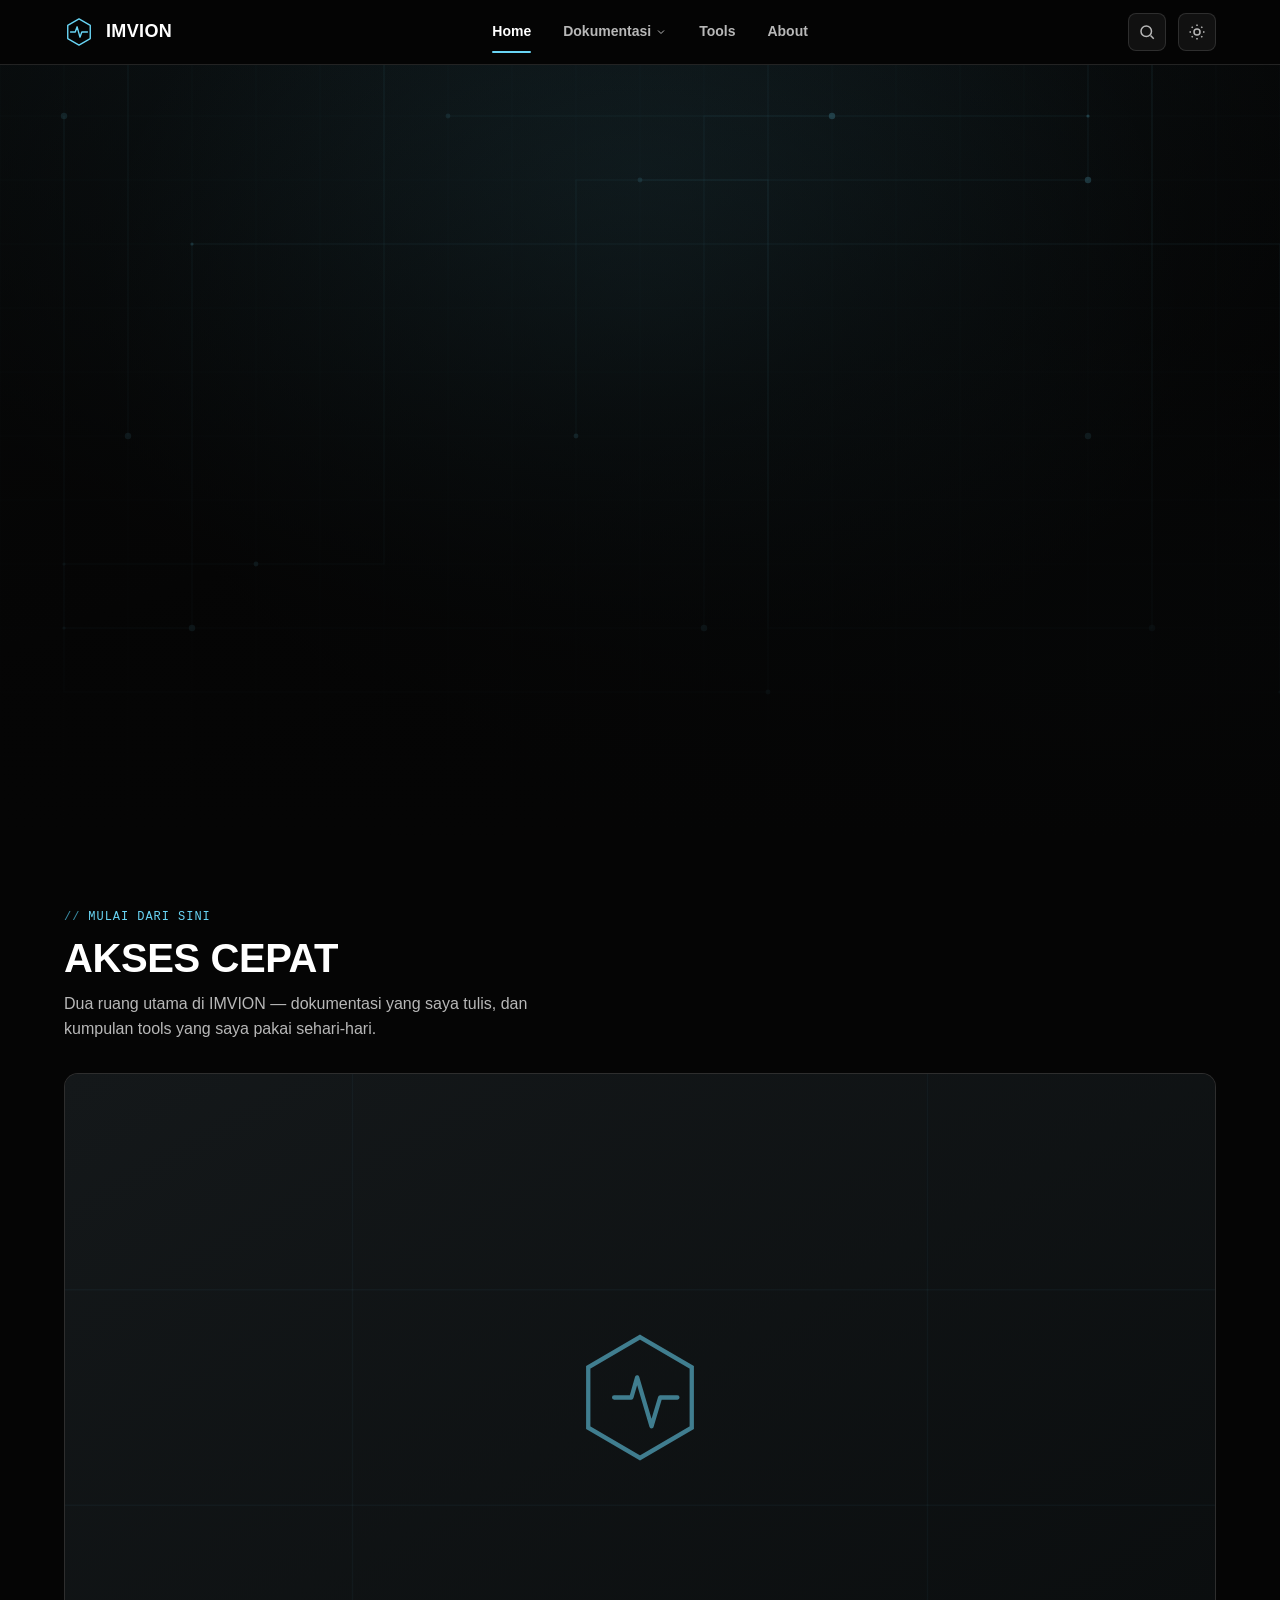
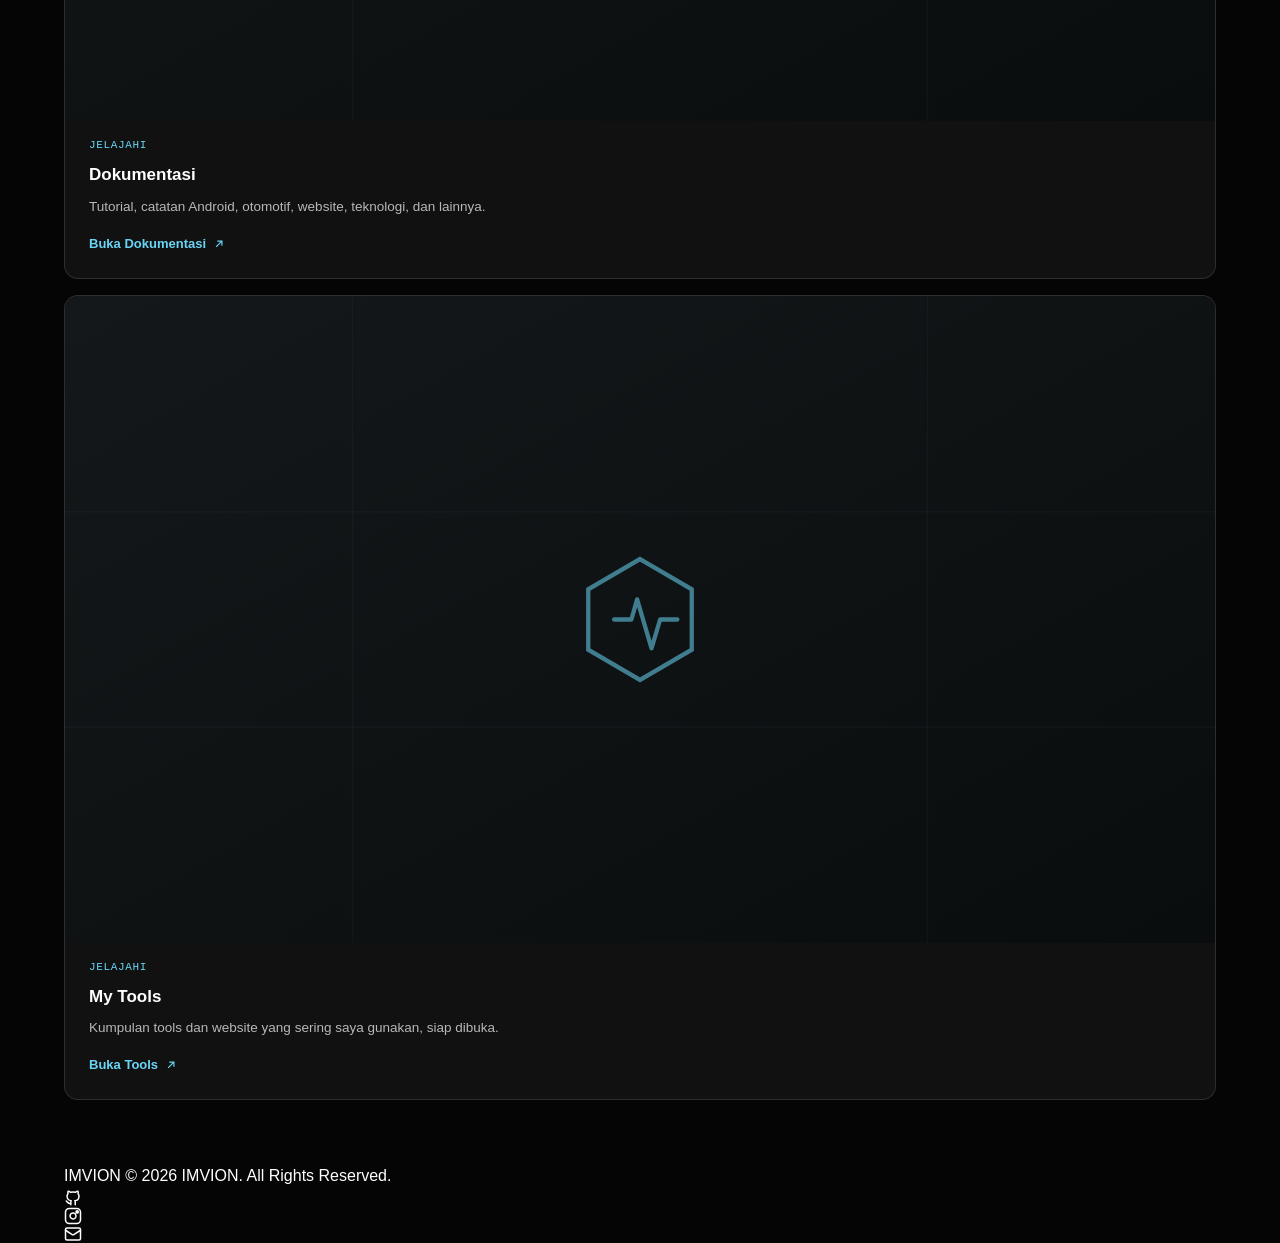
<file: index.html>
<!DOCTYPE html>
<html lang="id">
<head>
  <meta charset="UTF-8">
  <meta name="viewport" content="width=device-width, initial-scale=1.0">
  <title>IMVION — Dokumentasi &amp; Tools</title>
  <meta name="description" content="IMVION — portal pribadi berisi dokumentasi dan kumpulan tools/link yang sering digunakan.">
  <meta name="theme-color" content="#050505">
  <meta property="og:title" content="IMVION — Dokumentasi & Tools">
  <meta property="og:description" content="Portal pribadi berisi dokumentasi dan kumpulan tools/link yang sering digunakan.">
  <meta property="og:type" content="website">
  <link rel="icon" href="assets/images/favicon.svg" type="image/svg+xml">
  <link rel="stylesheet" href="css/style.css">
</head>
<body>

  <header class="site-header">
    <div class="container nav">
      <a href="index.html" class="brand" aria-label="IMVION — beranda">
        <img data-logo src="assets/images/logo.svg" alt="" width="30" height="30">
        <span class="brand-text" data-site="name">IMVION</span>
      </a>

      <nav class="nav-links" aria-label="Navigasi utama">
        <a href="index.html">Home</a>
        <div class="nav-dropdown">
          <a href="documentation.html" class="nav-dropdown-toggle" aria-haspopup="true" aria-expanded="false">
            Dokumentasi
            <svg class="chev" viewBox="0 0 24 24" fill="none" stroke="currentColor" stroke-width="2"><path d="m6 9 6 6 6-6"/></svg>
          </a>
          <div class="nav-dropdown-menu" data-nav="doc-dropdown"></div>
        </div>
        <a href="tools.html">Tools</a>
        <a href="about.html">About</a>
      </nav>

      <div class="nav-actions">
        <button class="icon-btn" type="button" data-action="nav-search" aria-label="Cari">
          <svg viewBox="0 0 24 24" fill="none" stroke="currentColor" stroke-width="2"><circle cx="11" cy="11" r="7"/><path d="m21 21-4.3-4.3"/></svg>
        </button>
        <button class="icon-btn" type="button" data-action="toggle-theme" aria-label="Ganti mode terang/gelap">
          <svg class="icon-sun" viewBox="0 0 24 24" fill="none" stroke="currentColor" stroke-width="2"><circle cx="12" cy="12" r="4"/><path d="M12 2v2M12 20v2M4.9 4.9l1.4 1.4M17.7 17.7l1.4 1.4M2 12h2M20 12h2M4.9 19.1l1.4-1.4M17.7 6.3l1.4-1.4"/></svg>
          <svg class="icon-moon" viewBox="0 0 24 24" fill="none" stroke="currentColor" stroke-width="2"><path d="M21 12.8A9 9 0 1 1 11.2 3a7 7 0 0 0 9.8 9.8Z"/></svg>
        </button>
        <button class="hamburger" type="button" data-action="toggle-menu" aria-label="Buka menu" aria-expanded="false">
          <span></span><span></span><span></span>
        </button>
      </div>
    </div>

    <div class="mobile-panel">
      <a href="index.html">Home</a>
      <a href="documentation.html">Dokumentasi</a>
      <div class="mobile-sub" data-nav="doc-mobile"></div>
      <a href="tools.html">Tools</a>
      <a href="about.html">About</a>
    </div>
  </header>

  <main>
    <section class="hero">
      <div class="hero-media">
        <img data-hero-img="home" alt="" fetchpriority="high">
      </div>
      <div class="hero-overlay"></div>
      <div class="hero-content">
        <div class="hero-logo">
          <img data-logo src="assets/images/logo.svg" alt="" width="64" height="64">
          <span class="logo-fallback" data-site="name" aria-hidden="true"></span>
        </div>
        <h1 class="hero-title" data-site="name">IMVION</h1>
        <div class="hero-divider" aria-hidden="true"></div>
        <p class="hero-subtitle" data-site="tagline">Dokumentasi | Pribadi</p>
      </div>
      <a href="#quick-links" class="hero-scroll-cue" aria-label="Gulir ke bawah">
        <svg viewBox="0 0 24 24" fill="none" stroke="currentColor" stroke-width="2"><path d="M12 5v14M5 12l7 7 7-7"/></svg>
      </a>
    </section>

    <section class="grid-section" id="quick-links">
      <div class="container">
        <div class="section-head reveal">
          <span class="eyebrow">Mulai dari sini</span>
          <h2>Akses Cepat</h2>
          <p>Dua ruang utama di IMVION — dokumentasi yang saya tulis, dan kumpulan tools yang saya pakai sehari-hari.</p>
        </div>
        <div class="card-grid docs-grid">
          <a class="doc-card reveal" href="documentation.html">
            <span class="doc-card-image"><img src="assets/images/doc-placeholder.svg" alt="" loading="lazy"></span>
            <span class="doc-card-body">
              <span class="doc-card-cat">Jelajahi</span>
              <span class="doc-card-title">Dokumentasi</span>
              <span class="doc-card-desc">Tutorial, catatan Android, otomotif, website, teknologi, dan lainnya.</span>
              <span class="doc-card-cta">Buka Dokumentasi
                <svg viewBox="0 0 24 24" fill="none" stroke="currentColor" stroke-width="2"><path d="M7 17 17 7M9 7h8v8"/></svg>
              </span>
            </span>
          </a>
          <a class="doc-card reveal" href="tools.html">
            <span class="doc-card-image"><img src="assets/images/doc-placeholder.svg" alt="" loading="lazy"></span>
            <span class="doc-card-body">
              <span class="doc-card-cat">Jelajahi</span>
              <span class="doc-card-title">My Tools</span>
              <span class="doc-card-desc">Kumpulan tools dan website yang sering saya gunakan, siap dibuka.</span>
              <span class="doc-card-cta">Buka Tools
                <svg viewBox="0 0 24 24" fill="none" stroke="currentColor" stroke-width="2"><path d="M7 17 17 7M9 7h8v8"/></svg>
              </span>
            </span>
          </a>
        </div>
      </div>
    </section>
  </main>

  <footer class="site-footer">
    <div class="container footer-inner">
      <span class="footer-brand" data-site="name">IMVION</span>
      <span class="footer-copy" data-footer="copy"></span>
      <div class="footer-social" data-footer="socials"></div>
    </div>
  </footer>

  <script src="js/config.js"></script>
  <script src="js/documentation.js"></script>
  <script src="js/main.js"></script>
</body>
</html>
</file>
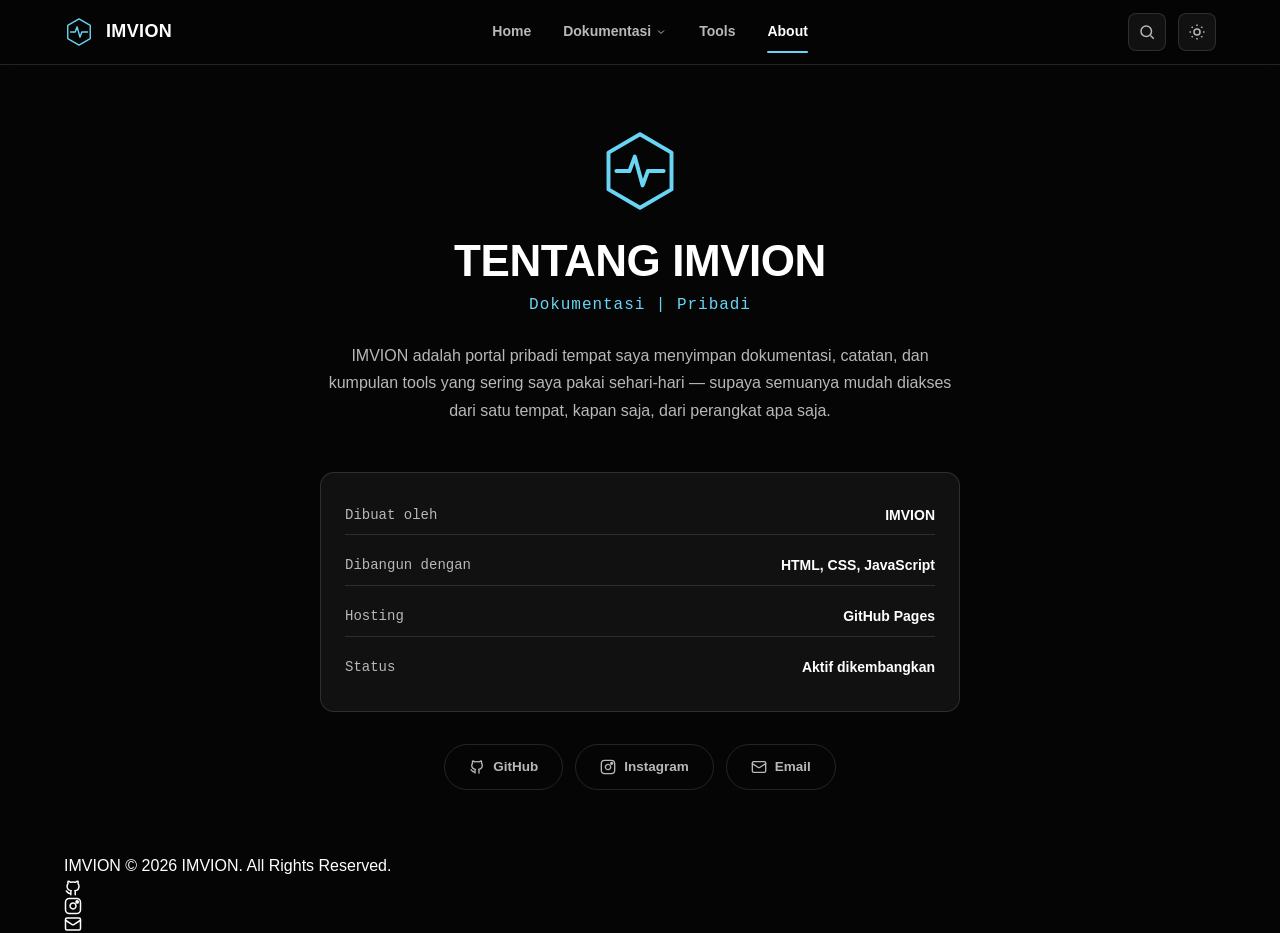
<file: about.html>
<!DOCTYPE html>
<html lang="id">
<head>
  <meta charset="UTF-8">
  <meta name="viewport" content="width=device-width, initial-scale=1.0">
  <title>About — IMVION</title>
  <meta name="description" content="Tentang IMVION — portal pribadi dokumentasi dan tools.">
  <meta name="theme-color" content="#050505">
  <meta property="og:title" content="About — IMVION">
  <meta property="og:description" content="Tentang IMVION — portal pribadi dokumentasi dan tools.">
  <meta property="og:type" content="website">
  <link rel="icon" href="assets/images/favicon.svg" type="image/svg+xml">
  <link rel="stylesheet" href="css/style.css">
</head>
<body>

  <header class="site-header">
    <div class="container nav">
      <a href="index.html" class="brand" aria-label="IMVION — beranda">
        <img data-logo src="assets/images/logo.svg" alt="" width="30" height="30">
        <span class="brand-text" data-site="name">IMVION</span>
      </a>

      <nav class="nav-links" aria-label="Navigasi utama">
        <a href="index.html">Home</a>
        <div class="nav-dropdown">
          <a href="documentation.html" class="nav-dropdown-toggle" aria-haspopup="true" aria-expanded="false">
            Dokumentasi
            <svg class="chev" viewBox="0 0 24 24" fill="none" stroke="currentColor" stroke-width="2"><path d="m6 9 6 6 6-6"/></svg>
          </a>
          <div class="nav-dropdown-menu" data-nav="doc-dropdown"></div>
        </div>
        <a href="tools.html">Tools</a>
        <a href="about.html">About</a>
      </nav>

      <div class="nav-actions">
        <button class="icon-btn" type="button" data-action="nav-search" aria-label="Cari">
          <svg viewBox="0 0 24 24" fill="none" stroke="currentColor" stroke-width="2"><circle cx="11" cy="11" r="7"/><path d="m21 21-4.3-4.3"/></svg>
        </button>
        <button class="icon-btn" type="button" data-action="toggle-theme" aria-label="Ganti mode terang/gelap">
          <svg class="icon-sun" viewBox="0 0 24 24" fill="none" stroke="currentColor" stroke-width="2"><circle cx="12" cy="12" r="4"/><path d="M12 2v2M12 20v2M4.9 4.9l1.4 1.4M17.7 17.7l1.4 1.4M2 12h2M20 12h2M4.9 19.1l1.4-1.4M17.7 6.3l1.4-1.4"/></svg>
          <svg class="icon-moon" viewBox="0 0 24 24" fill="none" stroke="currentColor" stroke-width="2"><path d="M21 12.8A9 9 0 1 1 11.2 3a7 7 0 0 0 9.8 9.8Z"/></svg>
        </button>
        <button class="hamburger" type="button" data-action="toggle-menu" aria-label="Buka menu" aria-expanded="false">
          <span></span><span></span><span></span>
        </button>
      </div>
    </div>

    <div class="mobile-panel">
      <a href="index.html">Home</a>
      <a href="documentation.html">Dokumentasi</a>
      <div class="mobile-sub" data-nav="doc-mobile"></div>
      <a href="tools.html">Tools</a>
      <a href="about.html">About</a>
    </div>
  </header>

  <main>
    <div class="container">
      <div class="about-block reveal">
        <div class="about-logo">
          <img data-logo src="assets/images/logo.svg" alt="" width="84" height="84">
          <span class="logo-fallback" data-site="name" aria-hidden="true"></span>
        </div>
        <h1 data-about="title">Tentang IMVION</h1>
        <p class="tagline" data-site="tagline">Dokumentasi | Pribadi</p>
        <p class="about-desc" data-about="body"></p>

        <dl class="about-meta" data-about="meta"></dl>

        <div class="social-row" data-about="socials"></div>
      </div>
    </div>
  </main>

  <footer class="site-footer">
    <div class="container footer-inner">
      <span class="footer-brand" data-site="name">IMVION</span>
      <span class="footer-copy" data-footer="copy"></span>
      <div class="footer-social" data-footer="socials"></div>
    </div>
  </footer>

  <script src="js/config.js"></script>
  <script src="js/documentation.js"></script>
  <script src="js/main.js"></script>
</body>
</html>
</file>
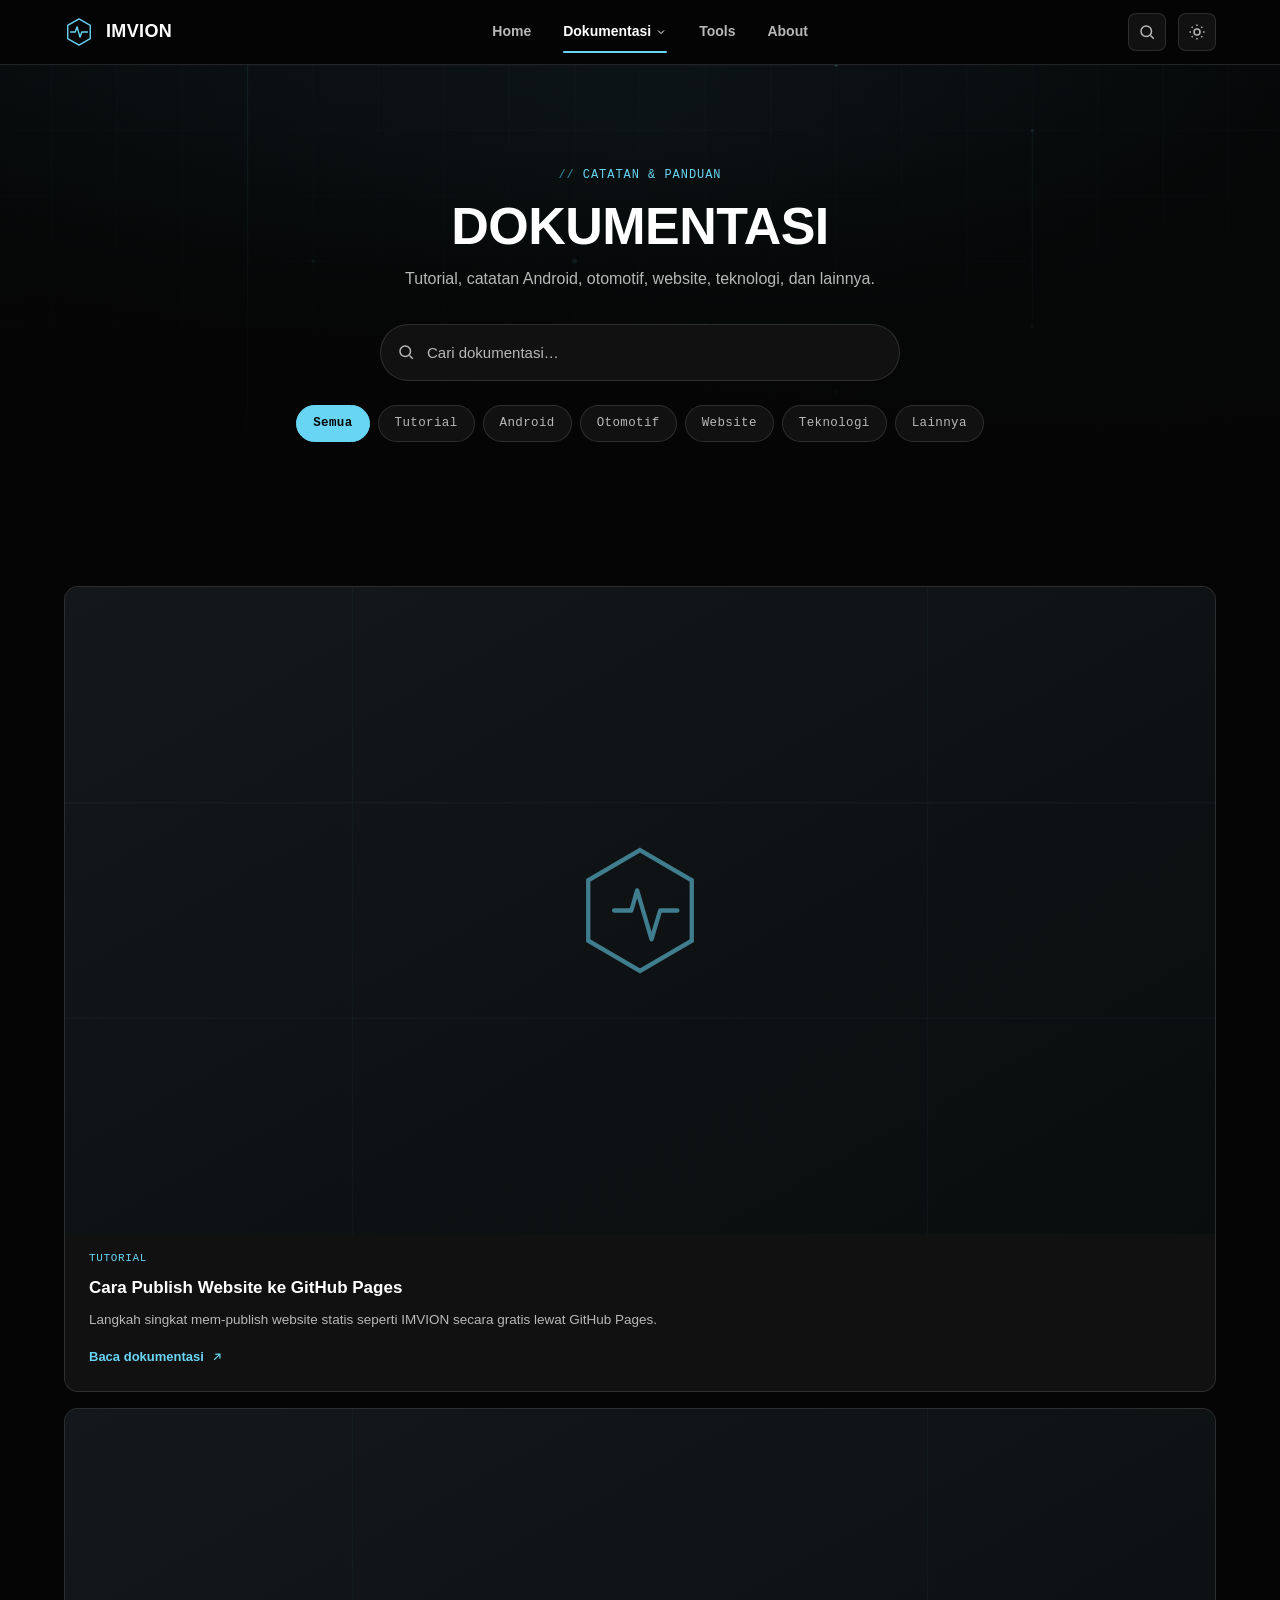
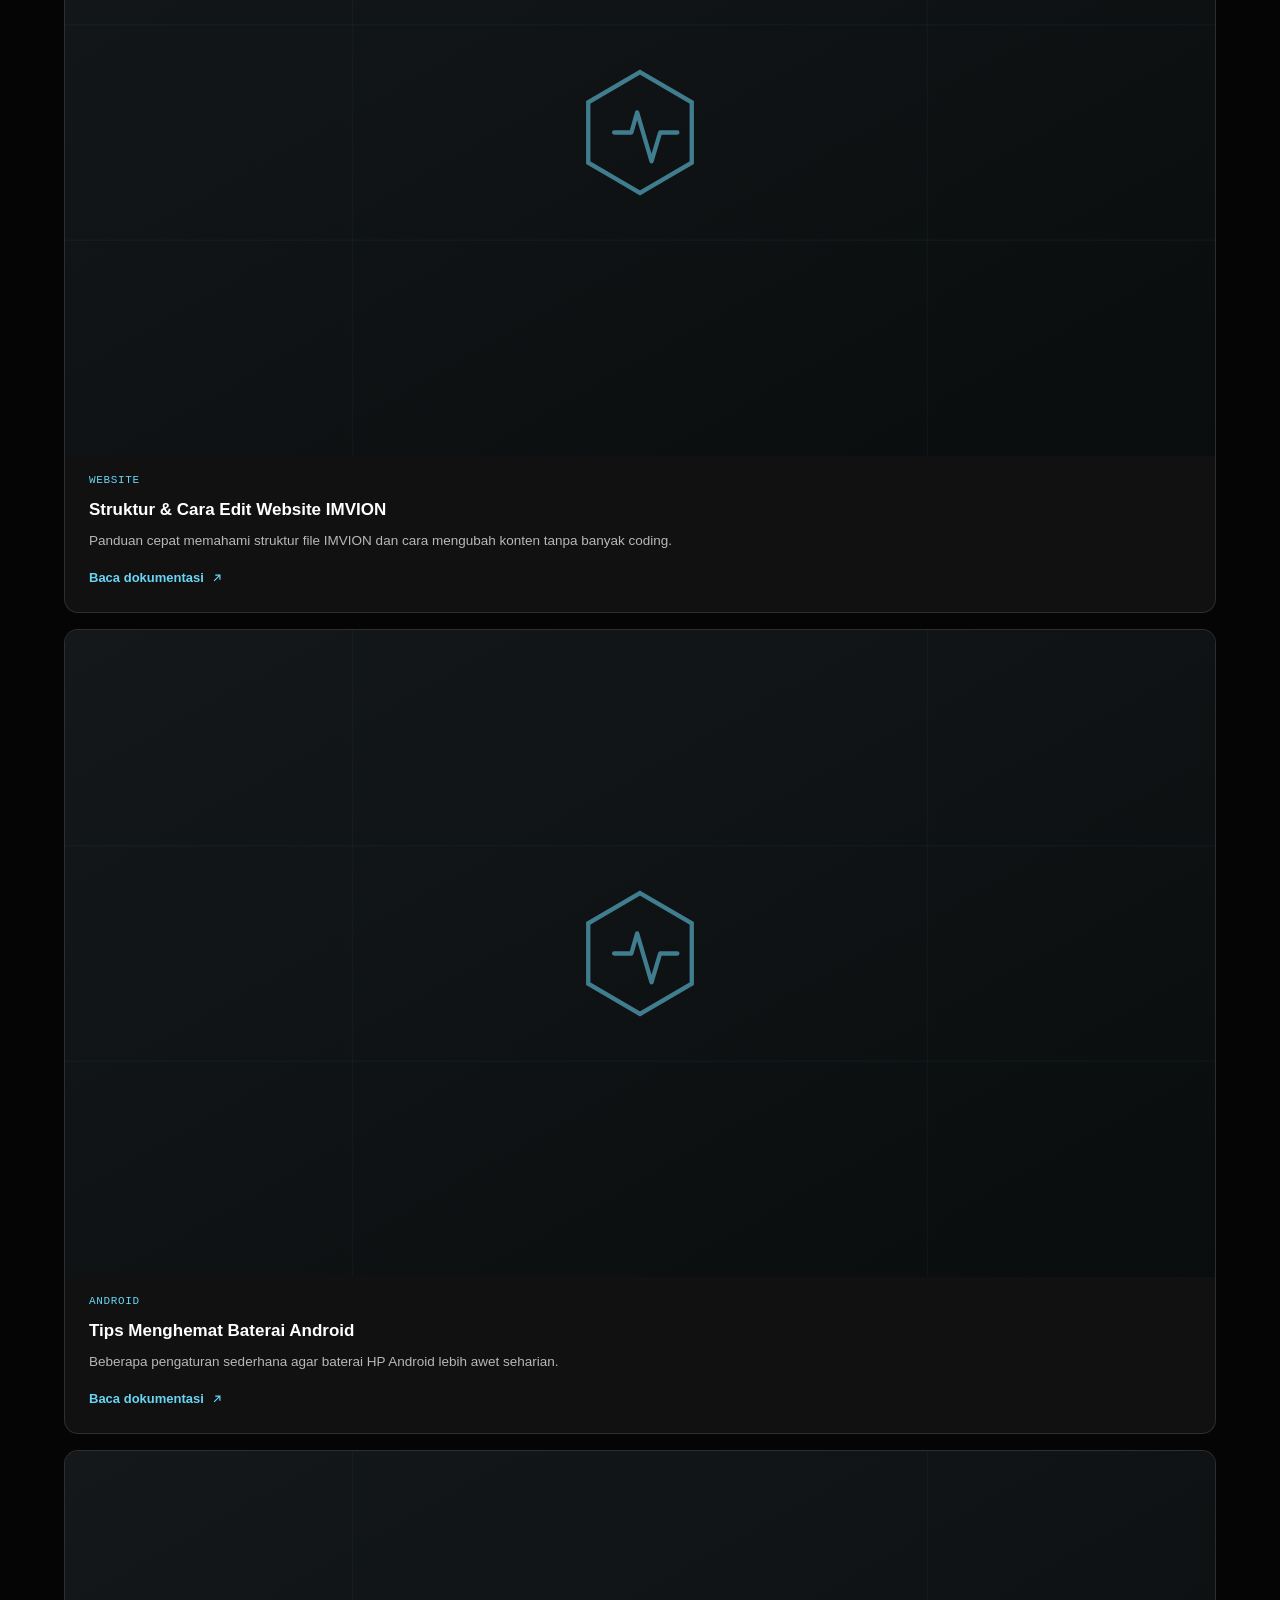
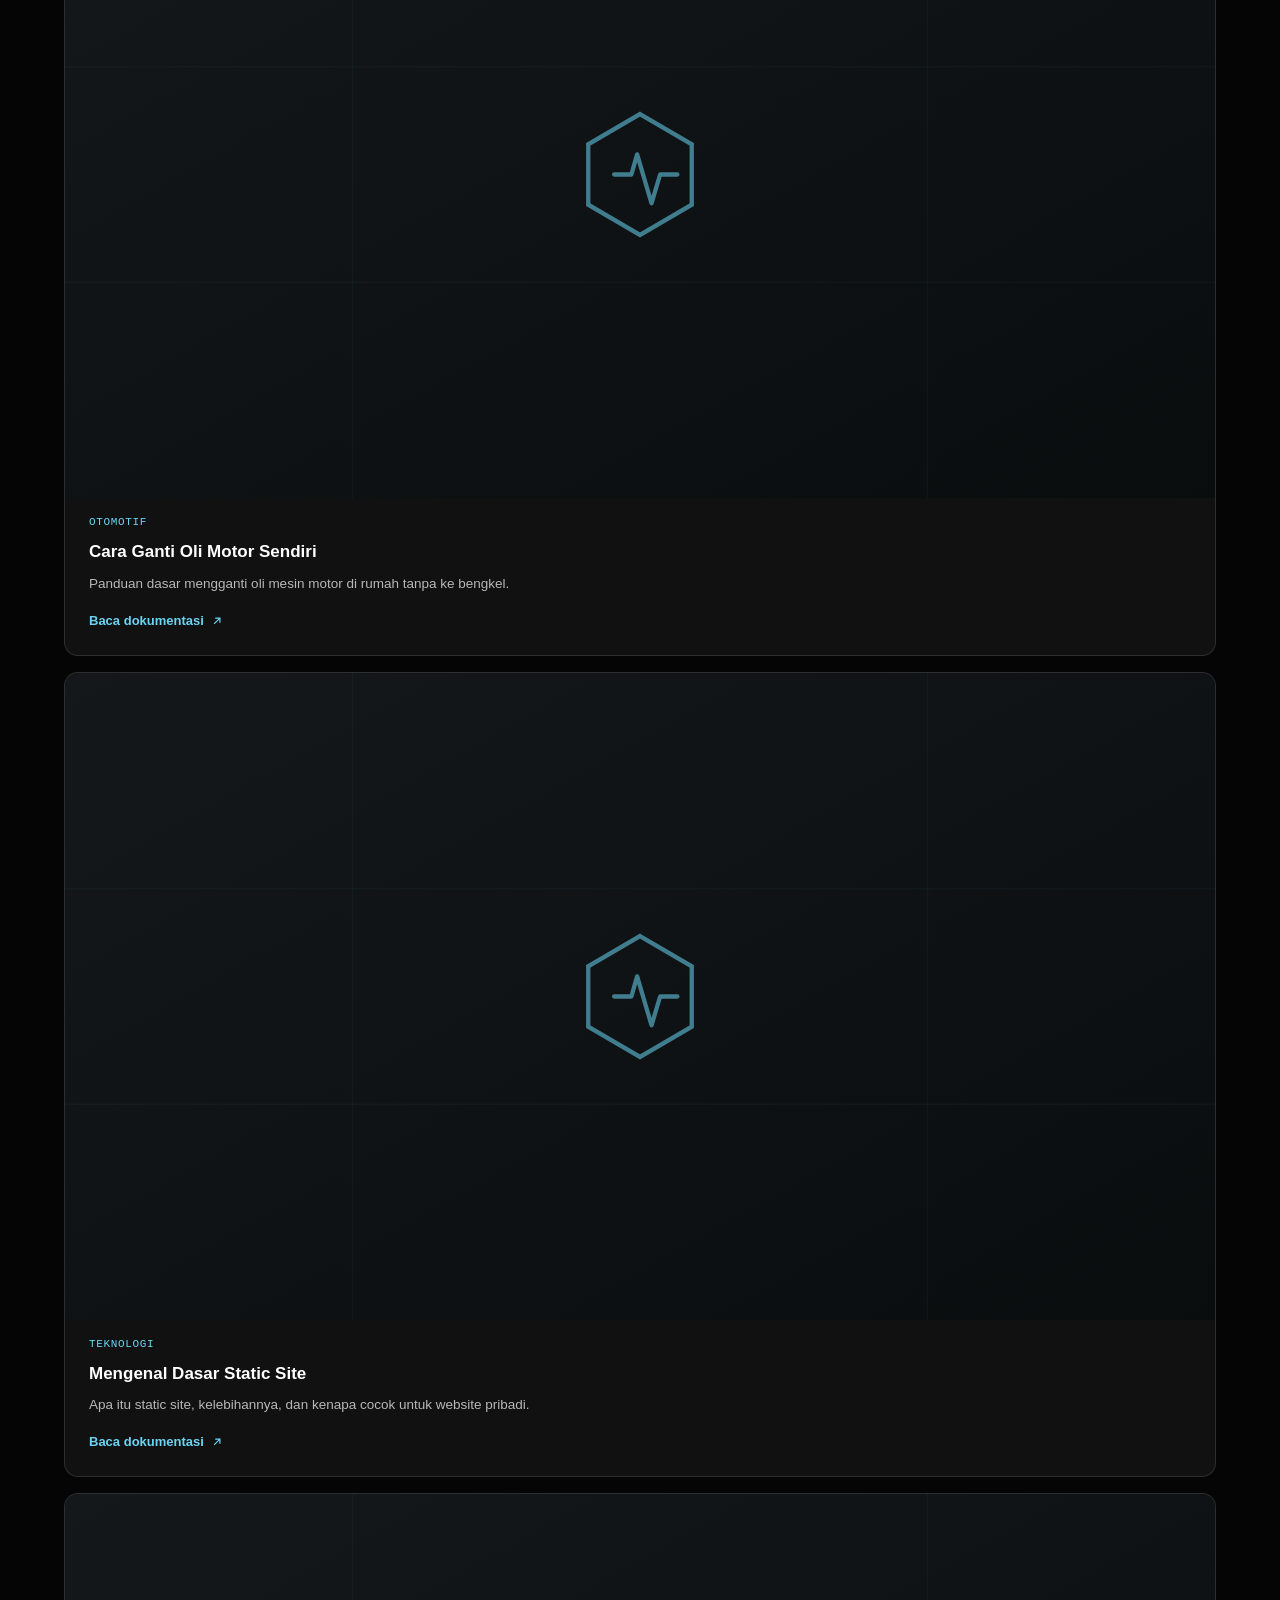
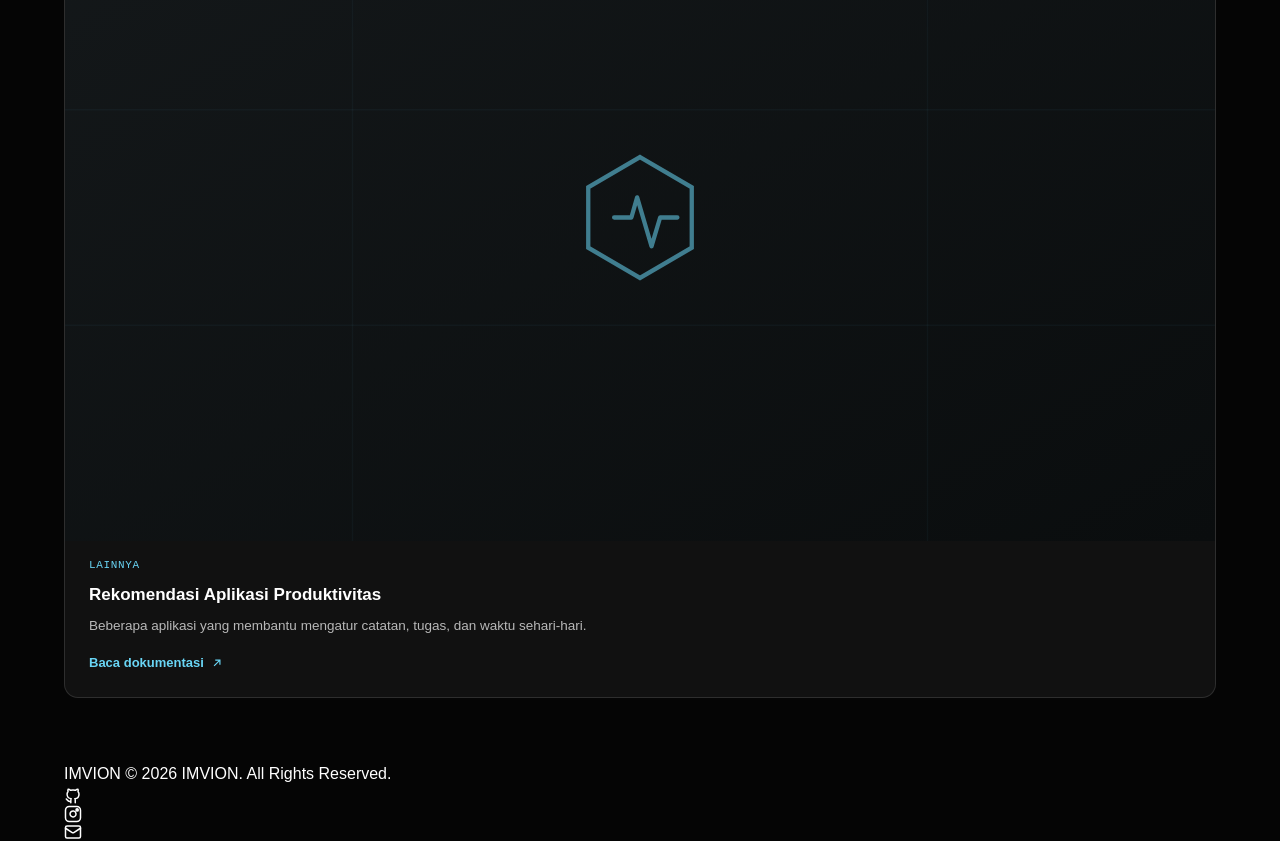
<file: documentation.html>
<!DOCTYPE html>
<html lang="id">
<head>
  <meta charset="UTF-8">
  <meta name="viewport" content="width=device-width, initial-scale=1.0">
  <title>Dokumentasi — IMVION</title>
  <meta name="description" content="Dokumentasi dan catatan pribadi — tutorial, Android, otomotif, website, teknologi, dan lainnya.">
  <meta name="theme-color" content="#050505">
  <meta property="og:title" content="Dokumentasi — IMVION">
  <meta property="og:description" content="Dokumentasi dan catatan pribadi, dikelompokkan per kategori.">
  <meta property="og:type" content="website">
  <link rel="icon" href="assets/images/favicon.svg" type="image/svg+xml">
  <link rel="stylesheet" href="css/style.css">
</head>
<body>

  <header class="site-header">
    <div class="container nav">
      <a href="index.html" class="brand" aria-label="IMVION — beranda">
        <img data-logo src="assets/images/logo.svg" alt="" width="30" height="30">
        <span class="brand-text" data-site="name">IMVION</span>
      </a>

      <nav class="nav-links" aria-label="Navigasi utama">
        <a href="index.html">Home</a>
        <div class="nav-dropdown">
          <a href="documentation.html" class="nav-dropdown-toggle" aria-haspopup="true" aria-expanded="false">
            Dokumentasi
            <svg class="chev" viewBox="0 0 24 24" fill="none" stroke="currentColor" stroke-width="2"><path d="m6 9 6 6 6-6"/></svg>
          </a>
          <div class="nav-dropdown-menu" data-nav="doc-dropdown"></div>
        </div>
        <a href="tools.html">Tools</a>
        <a href="about.html">About</a>
      </nav>

      <div class="nav-actions">
        <button class="icon-btn" type="button" data-action="nav-search" aria-label="Cari">
          <svg viewBox="0 0 24 24" fill="none" stroke="currentColor" stroke-width="2"><circle cx="11" cy="11" r="7"/><path d="m21 21-4.3-4.3"/></svg>
        </button>
        <button class="icon-btn" type="button" data-action="toggle-theme" aria-label="Ganti mode terang/gelap">
          <svg class="icon-sun" viewBox="0 0 24 24" fill="none" stroke="currentColor" stroke-width="2"><circle cx="12" cy="12" r="4"/><path d="M12 2v2M12 20v2M4.9 4.9l1.4 1.4M17.7 17.7l1.4 1.4M2 12h2M20 12h2M4.9 19.1l1.4-1.4M17.7 6.3l1.4-1.4"/></svg>
          <svg class="icon-moon" viewBox="0 0 24 24" fill="none" stroke="currentColor" stroke-width="2"><path d="M21 12.8A9 9 0 1 1 11.2 3a7 7 0 0 0 9.8 9.8Z"/></svg>
        </button>
        <button class="hamburger" type="button" data-action="toggle-menu" aria-label="Buka menu" aria-expanded="false">
          <span></span><span></span><span></span>
        </button>
      </div>
    </div>

    <div class="mobile-panel">
      <a href="index.html">Home</a>
      <a href="documentation.html">Dokumentasi</a>
      <div class="mobile-sub" data-nav="doc-mobile"></div>
      <a href="tools.html">Tools</a>
      <a href="about.html">About</a>
    </div>
  </header>

  <main>
    <section class="page-hero" data-bg="documentation">
      <div class="hero-overlay"></div>
      <div class="container page-hero-content">
        <span class="eyebrow">Catatan &amp; Panduan</span>
        <h1>Dokumentasi</h1>
        <p>Tutorial, catatan Android, otomotif, website, teknologi, dan lainnya.</p>

        <div class="search-bar">
          <svg viewBox="0 0 24 24" fill="none" stroke="currentColor" stroke-width="2"><circle cx="11" cy="11" r="7"/><path d="m21 21-4.3-4.3"/></svg>
          <input type="text" data-search-input placeholder="Cari dokumentasi…" aria-label="Cari dokumentasi">
          <button type="button" class="search-clear" data-search-clear aria-label="Hapus pencarian">
            <svg viewBox="0 0 24 24" fill="none" stroke="currentColor" stroke-width="2"><path d="M18 6 6 18M6 6l12 12"/></svg>
          </button>
        </div>

        <div class="chip-row" data-chip-row></div>
      </div>
    </section>

    <section class="grid-section">
      <div class="container">
        <div class="card-grid docs-grid" data-docs-grid></div>
        <p class="no-results" data-no-results>Tidak ada hasil ditemukan.</p>
      </div>
    </section>
  </main>

  <footer class="site-footer">
    <div class="container footer-inner">
      <span class="footer-brand" data-site="name">IMVION</span>
      <span class="footer-copy" data-footer="copy"></span>
      <div class="footer-social" data-footer="socials"></div>
    </div>
  </footer>

  <script src="js/config.js"></script>
  <script src="js/documentation.js"></script>
  <script src="js/main.js"></script>
</body>
</html>
</file>
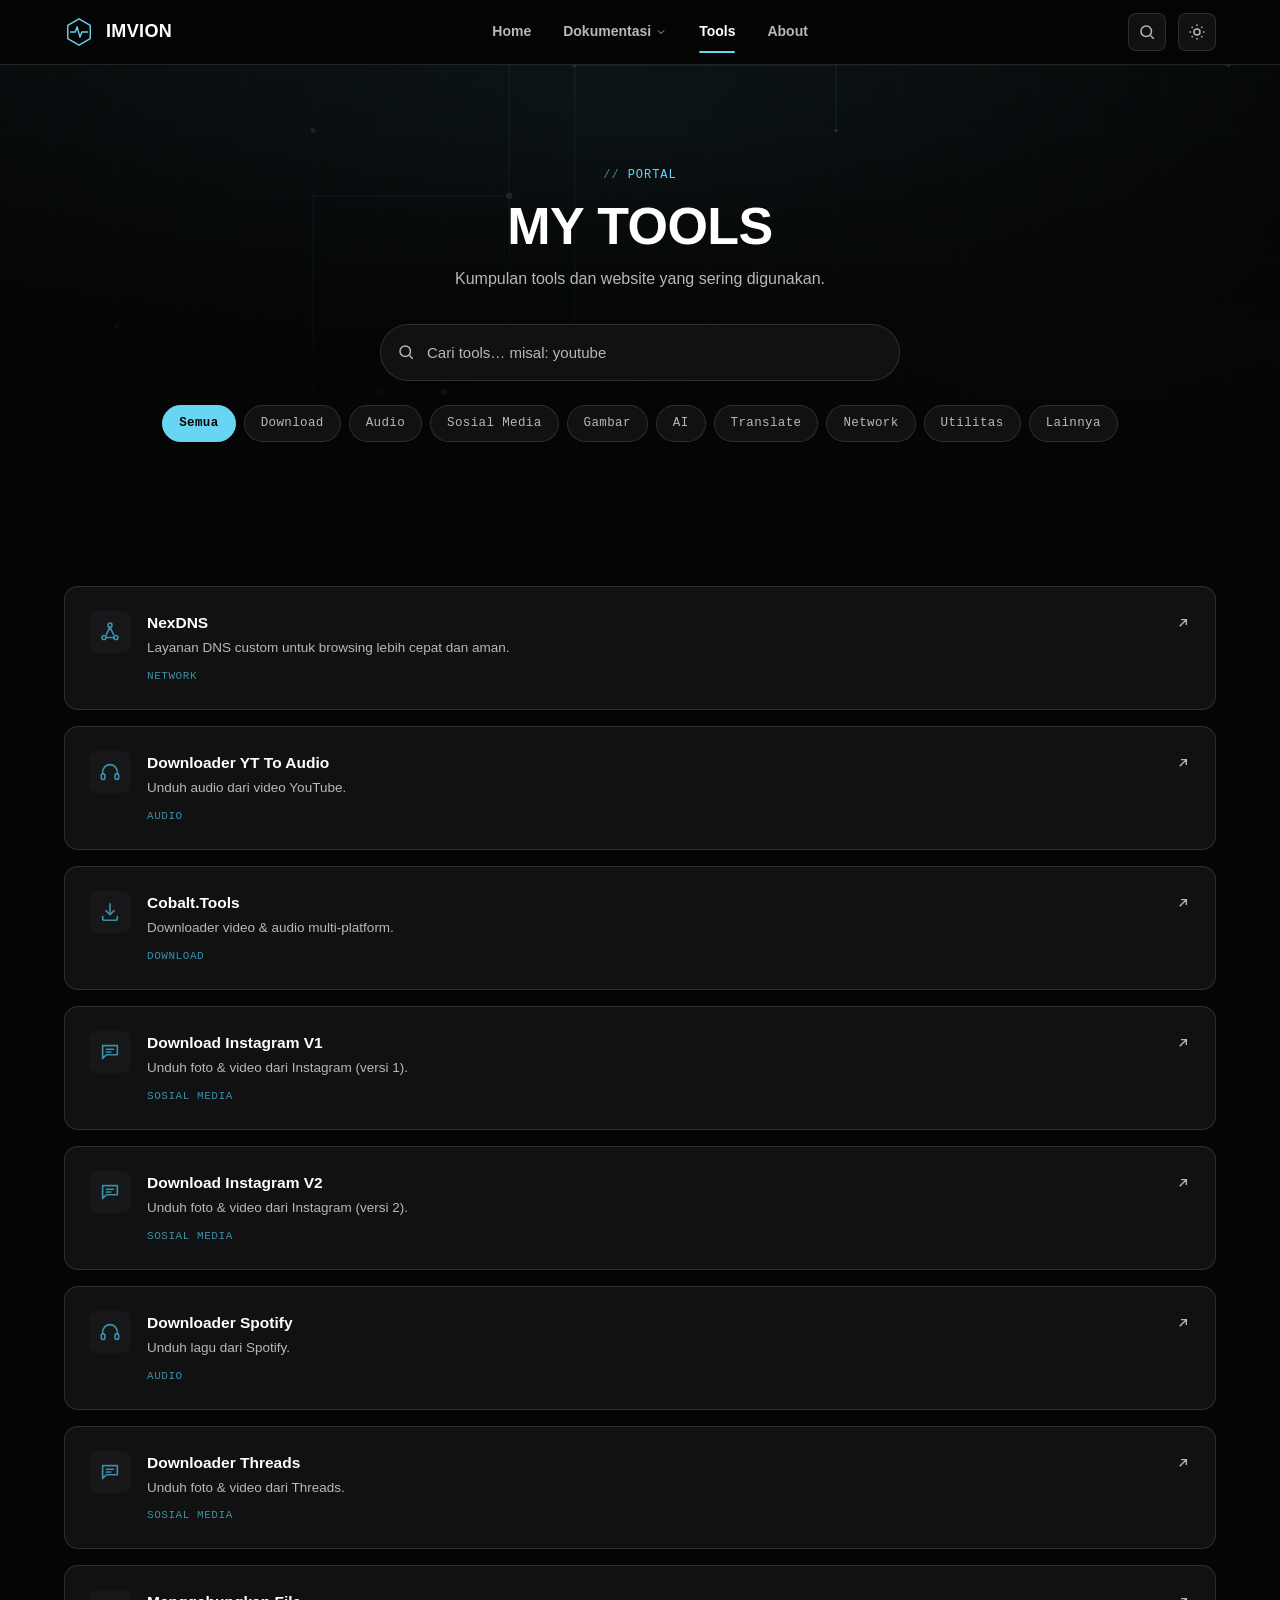
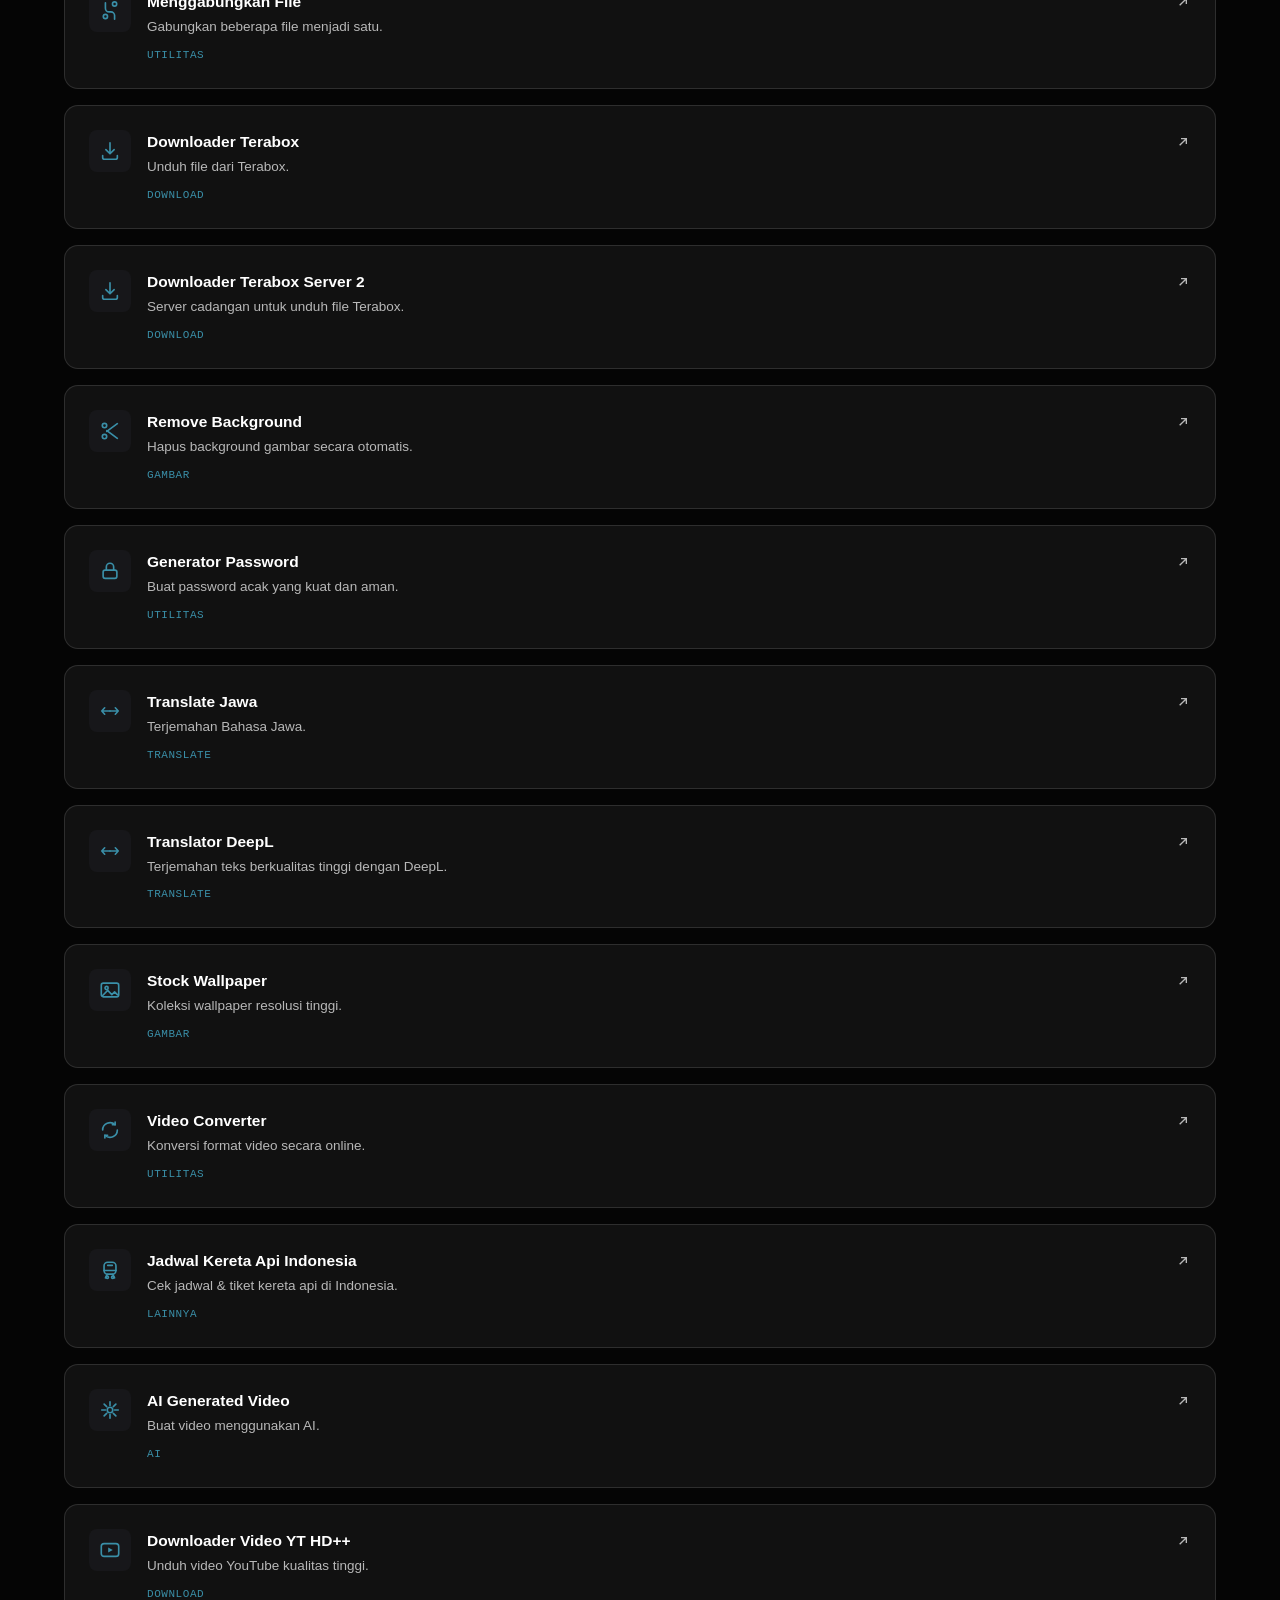
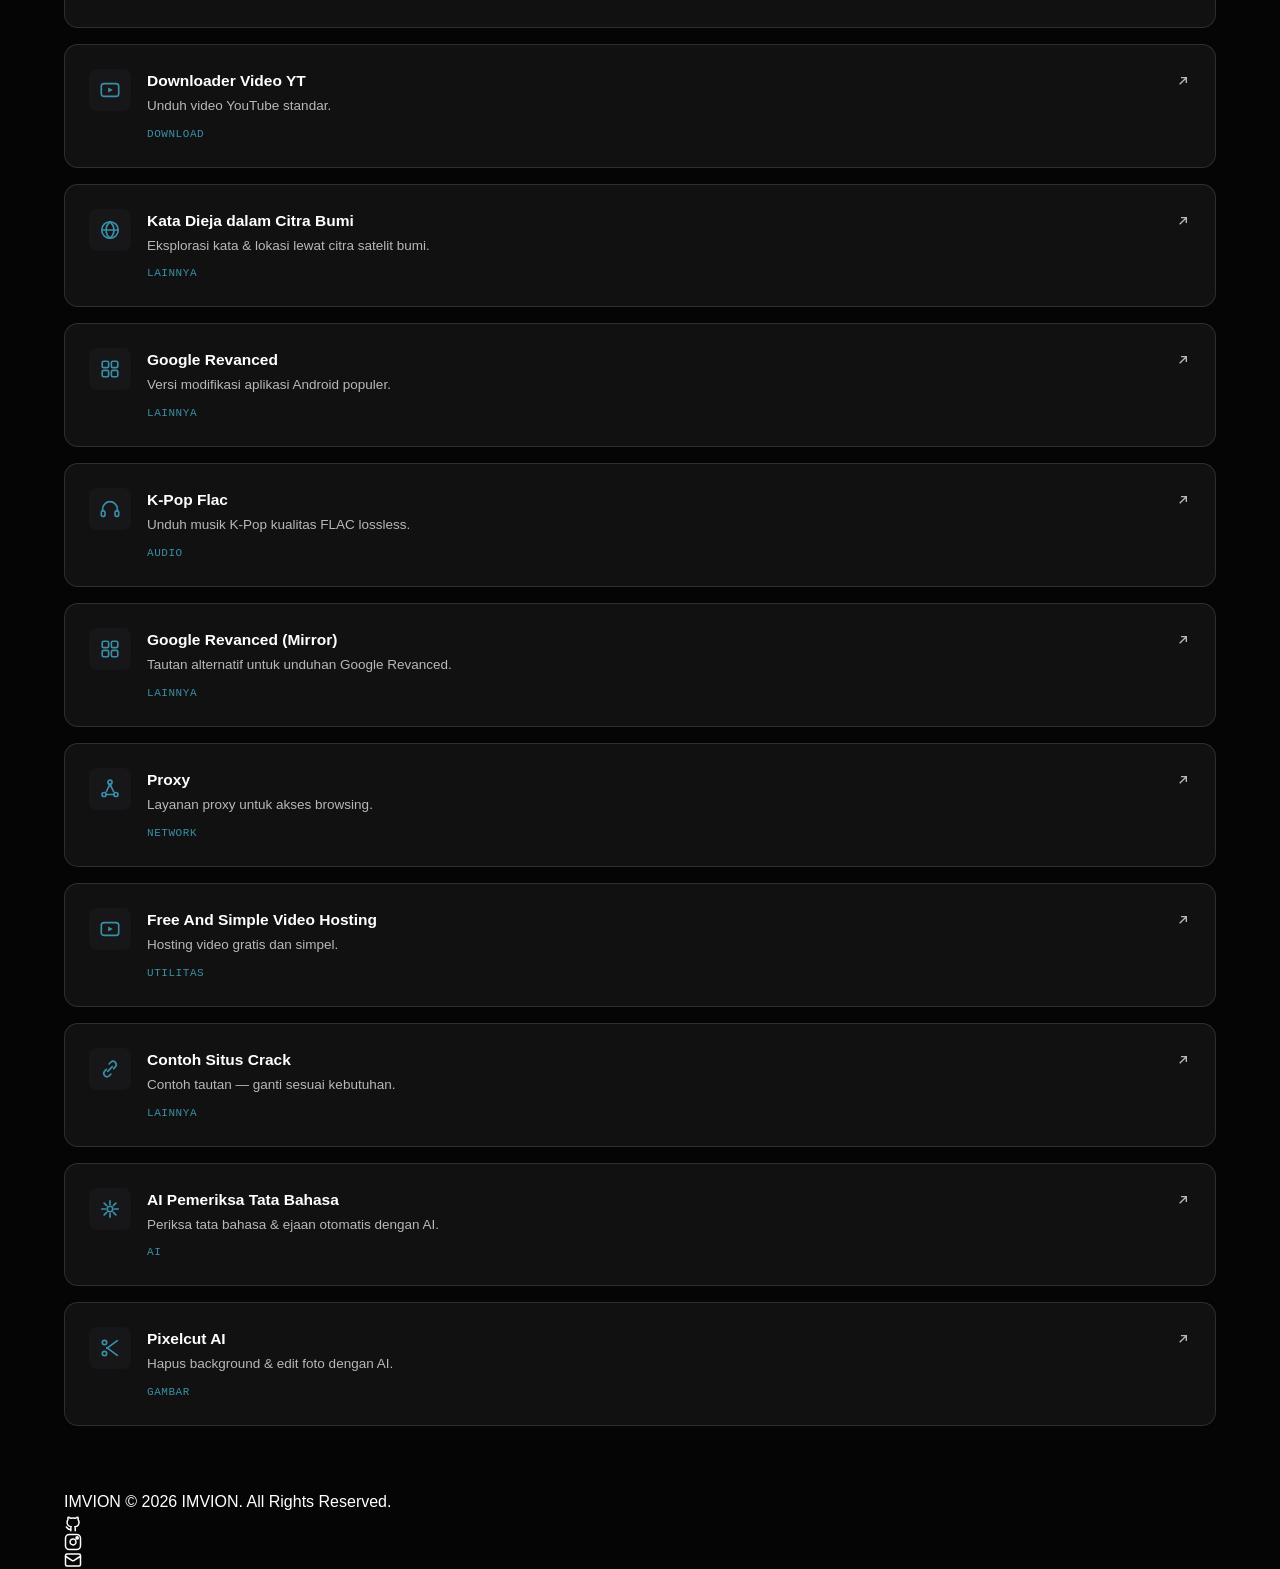
<file: tools.html>
<!DOCTYPE html>
<html lang="id">
<head>
  <meta charset="UTF-8">
  <meta name="viewport" content="width=device-width, initial-scale=1.0">
  <title>My Tools — IMVION</title>
  <meta name="description" content="Kumpulan tools dan website yang sering digunakan, dikumpulkan di satu tempat.">
  <meta name="theme-color" content="#050505">
  <meta property="og:title" content="My Tools — IMVION">
  <meta property="og:description" content="Kumpulan tools dan website yang sering digunakan.">
  <meta property="og:type" content="website">
  <link rel="icon" href="assets/images/favicon.svg" type="image/svg+xml">
  <link rel="stylesheet" href="css/style.css">
</head>
<body>

  <header class="site-header">
    <div class="container nav">
      <a href="index.html" class="brand" aria-label="IMVION — beranda">
        <img data-logo src="assets/images/logo.svg" alt="" width="30" height="30">
        <span class="brand-text" data-site="name">IMVION</span>
      </a>

      <nav class="nav-links" aria-label="Navigasi utama">
        <a href="index.html">Home</a>
        <div class="nav-dropdown">
          <a href="documentation.html" class="nav-dropdown-toggle" aria-haspopup="true" aria-expanded="false">
            Dokumentasi
            <svg class="chev" viewBox="0 0 24 24" fill="none" stroke="currentColor" stroke-width="2"><path d="m6 9 6 6 6-6"/></svg>
          </a>
          <div class="nav-dropdown-menu" data-nav="doc-dropdown"></div>
        </div>
        <a href="tools.html">Tools</a>
        <a href="about.html">About</a>
      </nav>

      <div class="nav-actions">
        <button class="icon-btn" type="button" data-action="nav-search" aria-label="Cari">
          <svg viewBox="0 0 24 24" fill="none" stroke="currentColor" stroke-width="2"><circle cx="11" cy="11" r="7"/><path d="m21 21-4.3-4.3"/></svg>
        </button>
        <button class="icon-btn" type="button" data-action="toggle-theme" aria-label="Ganti mode terang/gelap">
          <svg class="icon-sun" viewBox="0 0 24 24" fill="none" stroke="currentColor" stroke-width="2"><circle cx="12" cy="12" r="4"/><path d="M12 2v2M12 20v2M4.9 4.9l1.4 1.4M17.7 17.7l1.4 1.4M2 12h2M20 12h2M4.9 19.1l1.4-1.4M17.7 6.3l1.4-1.4"/></svg>
          <svg class="icon-moon" viewBox="0 0 24 24" fill="none" stroke="currentColor" stroke-width="2"><path d="M21 12.8A9 9 0 1 1 11.2 3a7 7 0 0 0 9.8 9.8Z"/></svg>
        </button>
        <button class="hamburger" type="button" data-action="toggle-menu" aria-label="Buka menu" aria-expanded="false">
          <span></span><span></span><span></span>
        </button>
      </div>
    </div>

    <div class="mobile-panel">
      <a href="index.html">Home</a>
      <a href="documentation.html">Dokumentasi</a>
      <div class="mobile-sub" data-nav="doc-mobile"></div>
      <a href="tools.html">Tools</a>
      <a href="about.html">About</a>
    </div>
  </header>

  <main>
    <section class="page-hero" data-bg="tools">
      <div class="hero-overlay"></div>
      <div class="container page-hero-content">
        <span class="eyebrow">Portal</span>
        <h1>My Tools</h1>
        <p>Kumpulan tools dan website yang sering digunakan.</p>

        <div class="search-bar">
          <svg viewBox="0 0 24 24" fill="none" stroke="currentColor" stroke-width="2"><circle cx="11" cy="11" r="7"/><path d="m21 21-4.3-4.3"/></svg>
          <input type="text" data-search-input placeholder="Cari tools… misal: youtube" aria-label="Cari tools">
          <button type="button" class="search-clear" data-search-clear aria-label="Hapus pencarian">
            <svg viewBox="0 0 24 24" fill="none" stroke="currentColor" stroke-width="2"><path d="M18 6 6 18M6 6l12 12"/></svg>
          </button>
        </div>

        <div class="chip-row" data-chip-row></div>
      </div>
    </section>

    <section class="grid-section">
      <div class="container">
        <div class="card-grid tools-grid" data-tools-grid></div>
        <p class="no-results" data-no-results>Tidak ada hasil ditemukan.</p>
      </div>
    </section>
  </main>

  <footer class="site-footer">
    <div class="container footer-inner">
      <span class="footer-brand" data-site="name">IMVION</span>
      <span class="footer-copy" data-footer="copy"></span>
      <div class="footer-social" data-footer="socials"></div>
    </div>
  </footer>

  <script src="js/config.js"></script>
  <script src="js/documentation.js"></script>
  <script src="js/main.js"></script>
  <script src="js/tools.js"></script>
</body>
</html>
</file>
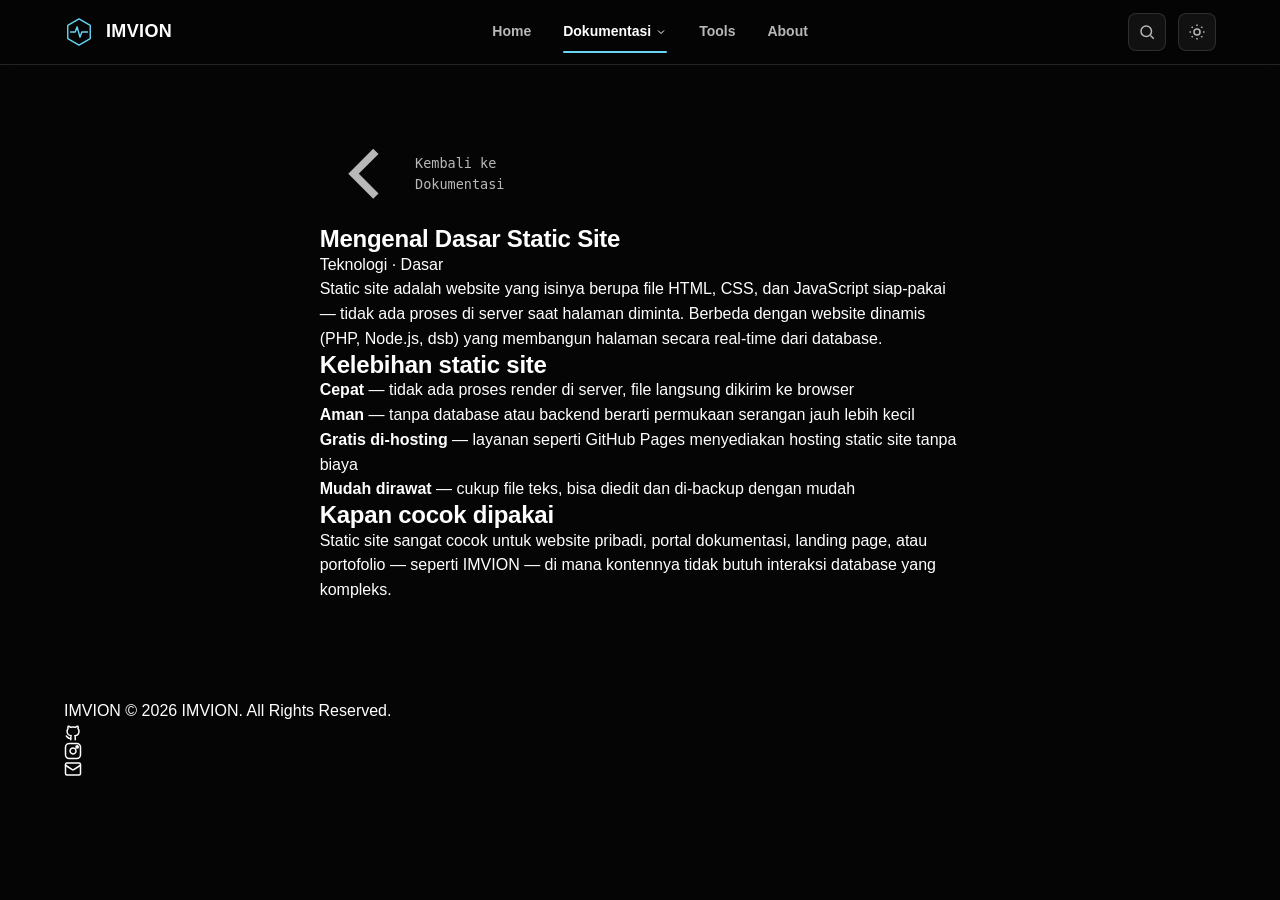
<file: documentation/dasar-static-site.html>
<!DOCTYPE html>
<html lang="id">
<head>
  <meta charset="UTF-8">
  <meta name="viewport" content="width=device-width, initial-scale=1.0">
  <title>Mengenal Dasar Static Site — IMVION</title>
  <meta name="description" content="Apa itu static site, kelebihannya, dan kenapa cocok untuk website pribadi.">
  <meta name="theme-color" content="#050505">
  <link rel="icon" href="../assets/images/favicon.svg" type="image/svg+xml">
  <link rel="stylesheet" href="../css/style.css">
</head>
<body>
  <!--
    TEMPLATE ARTIKEL DOKUMENTASI
    =============================
    Cara pakai:
    1. Copy file ini, beri nama baru, contoh: documentation/tutorial-baru.html
    2. Ganti <title>, konten di dalam <div class="doc-article-body">, dan judul <h1>.
    3. Tambahkan entry baru di js/documentation.js yang url-nya menunjuk ke file ini.
    Header & footer di bawah ini sama persis di semua halaman — tidak perlu diubah.
  -->

  <header class="site-header">
    <div class="container nav">
      <a href="../index.html" class="brand" aria-label="IMVION — beranda">
        <img data-logo src="../assets/images/logo.svg" alt="" width="30" height="30">
        <span class="brand-text" data-site="name">IMVION</span>
      </a>

      <nav class="nav-links" aria-label="Navigasi utama">
        <a href="../index.html">Home</a>
        <div class="nav-dropdown">
          <a href="../documentation.html" class="nav-dropdown-toggle" aria-haspopup="true" aria-expanded="false">
            Dokumentasi
            <svg class="chev" viewBox="0 0 24 24" fill="none" stroke="currentColor" stroke-width="2"><path d="m6 9 6 6 6-6"/></svg>
          </a>
          <div class="nav-dropdown-menu" data-nav="doc-dropdown"></div>
        </div>
        <a href="../tools.html">Tools</a>
        <a href="../about.html">About</a>
      </nav>

      <div class="nav-actions">
        <button class="icon-btn" type="button" data-action="nav-search" aria-label="Cari">
          <svg viewBox="0 0 24 24" fill="none" stroke="currentColor" stroke-width="2"><circle cx="11" cy="11" r="7"/><path d="m21 21-4.3-4.3"/></svg>
        </button>
        <button class="icon-btn" type="button" data-action="toggle-theme" aria-label="Ganti mode terang/gelap">
          <svg class="icon-sun" viewBox="0 0 24 24" fill="none" stroke="currentColor" stroke-width="2"><circle cx="12" cy="12" r="4"/><path d="M12 2v2M12 20v2M4.9 4.9l1.4 1.4M17.7 17.7l1.4 1.4M2 12h2M20 12h2M4.9 19.1l1.4-1.4M17.7 6.3l1.4-1.4"/></svg>
          <svg class="icon-moon" viewBox="0 0 24 24" fill="none" stroke="currentColor" stroke-width="2"><path d="M21 12.8A9 9 0 1 1 11.2 3a7 7 0 0 0 9.8 9.8Z"/></svg>
        </button>
        <button class="hamburger" type="button" data-action="toggle-menu" aria-label="Buka menu" aria-expanded="false">
          <span></span><span></span><span></span>
        </button>
      </div>
    </div>

    <div class="mobile-panel">
      <a href="../index.html">Home</a>
      <a href="../documentation.html">Dokumentasi</a>
      <div class="mobile-sub" data-nav="doc-mobile"></div>
      <a href="../tools.html">Tools</a>
      <a href="../about.html">About</a>
    </div>
  </header>

  <main>
    <div class="container">
      <article class="doc-article reveal">
        <a class="back-link" href="../documentation.html">
          <svg viewBox="0 0 24 24" fill="none" stroke="currentColor" stroke-width="2"><path d="m15 18-6-6 6-6"/></svg>
          Kembali ke Dokumentasi
        </a>
        <h1>Mengenal Dasar Static Site</h1>
        <p class="doc-meta">Teknologi · Dasar</p>

        <div class="doc-article-body">
          <p>Static site adalah website yang isinya berupa file HTML, CSS, dan JavaScript siap-pakai — tidak ada proses di server saat halaman diminta. Berbeda dengan website dinamis (PHP, Node.js, dsb) yang membangun halaman secara real-time dari database.</p>
          <h2>Kelebihan static site</h2>
          <ul>
            <li><strong>Cepat</strong> — tidak ada proses render di server, file langsung dikirim ke browser</li>
            <li><strong>Aman</strong> — tanpa database atau backend berarti permukaan serangan jauh lebih kecil</li>
            <li><strong>Gratis di-hosting</strong> — layanan seperti GitHub Pages menyediakan hosting static site tanpa biaya</li>
            <li><strong>Mudah dirawat</strong> — cukup file teks, bisa diedit dan di-backup dengan mudah</li>
          </ul>
          <h2>Kapan cocok dipakai</h2>
          <p>Static site sangat cocok untuk website pribadi, portal dokumentasi, landing page, atau portofolio — seperti IMVION — di mana kontennya tidak butuh interaksi database yang kompleks.</p>
        </div>
      </article>
    </div>
  </main>

  <footer class="site-footer">
    <div class="container footer-inner">
      <span class="footer-brand" data-site="name">IMVION</span>
      <span class="footer-copy" data-footer="copy"></span>
      <div class="footer-social" data-footer="socials"></div>
    </div>
  </footer>

  <script src="../js/config.js"></script>
  <script src="../js/documentation.js"></script>
  <script src="../js/main.js"></script>
</body>
              </html>
</file>
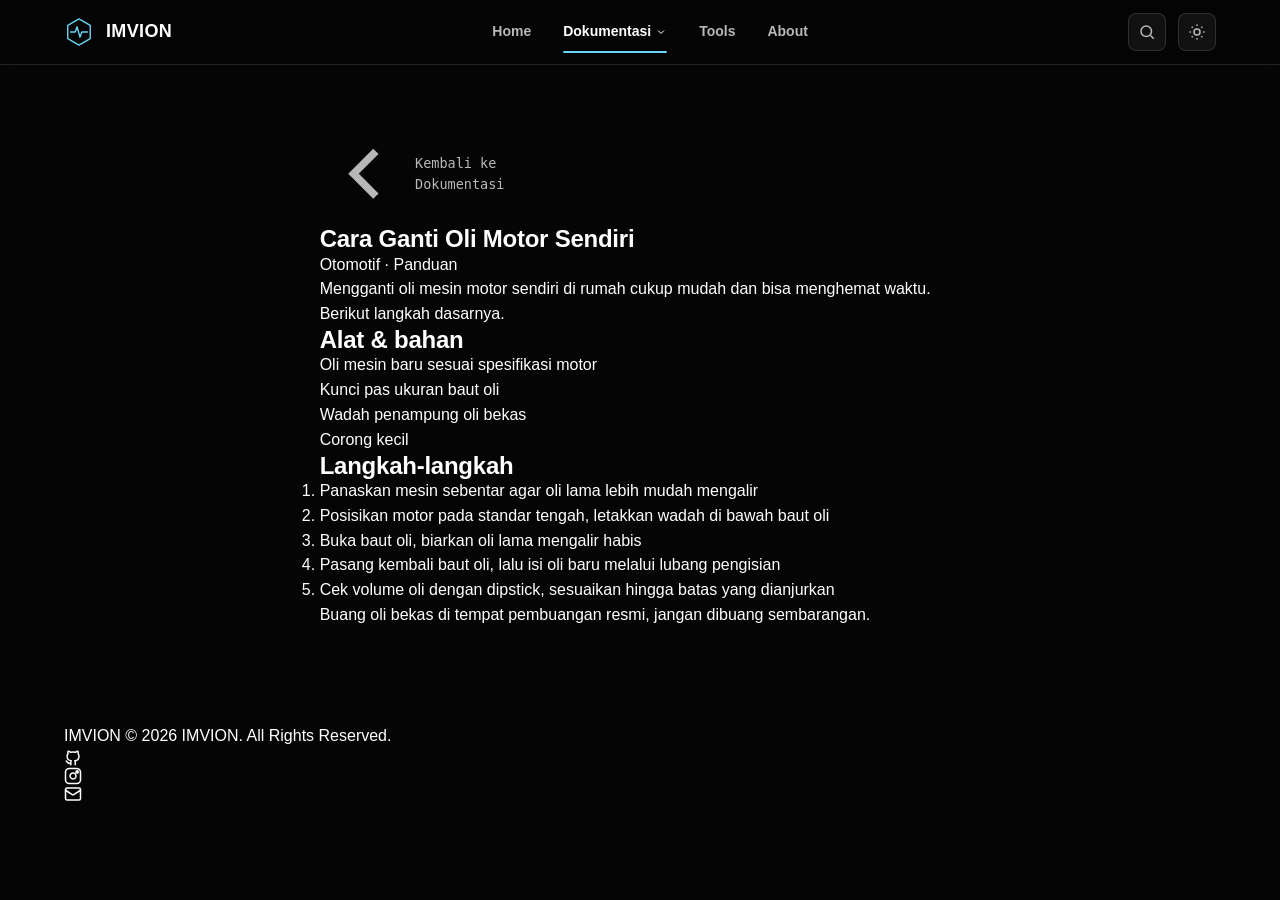
<file: documentation/ganti-oli-motor.html>
<!DOCTYPE html>
<html lang="id">
<head>
  <meta charset="UTF-8">
  <meta name="viewport" content="width=device-width, initial-scale=1.0">
  <title>Cara Ganti Oli Motor Sendiri — IMVION</title>
  <meta name="description" content="Panduan dasar mengganti oli mesin motor di rumah tanpa ke bengkel.">
  <meta name="theme-color" content="#050505">
  <link rel="icon" href="../assets/images/favicon.svg" type="image/svg+xml">
  <link rel="stylesheet" href="../css/style.css">
</head>
<body>
  <!--
    TEMPLATE ARTIKEL DOKUMENTASI
    =============================
    Cara pakai:
    1. Copy file ini, beri nama baru, contoh: documentation/tutorial-baru.html
    2. Ganti <title>, konten di dalam <div class="doc-article-body">, dan judul <h1>.
    3. Tambahkan entry baru di js/documentation.js yang url-nya menunjuk ke file ini.
    Header & footer di bawah ini sama persis di semua halaman — tidak perlu diubah.
  -->

  <header class="site-header">
    <div class="container nav">
      <a href="../index.html" class="brand" aria-label="IMVION — beranda">
        <img data-logo src="../assets/images/logo.svg" alt="" width="30" height="30">
        <span class="brand-text" data-site="name">IMVION</span>
      </a>

      <nav class="nav-links" aria-label="Navigasi utama">
        <a href="../index.html">Home</a>
        <div class="nav-dropdown">
          <a href="../documentation.html" class="nav-dropdown-toggle" aria-haspopup="true" aria-expanded="false">
            Dokumentasi
            <svg class="chev" viewBox="0 0 24 24" fill="none" stroke="currentColor" stroke-width="2"><path d="m6 9 6 6 6-6"/></svg>
          </a>
          <div class="nav-dropdown-menu" data-nav="doc-dropdown"></div>
        </div>
        <a href="../tools.html">Tools</a>
        <a href="../about.html">About</a>
      </nav>

      <div class="nav-actions">
        <button class="icon-btn" type="button" data-action="nav-search" aria-label="Cari">
          <svg viewBox="0 0 24 24" fill="none" stroke="currentColor" stroke-width="2"><circle cx="11" cy="11" r="7"/><path d="m21 21-4.3-4.3"/></svg>
        </button>
        <button class="icon-btn" type="button" data-action="toggle-theme" aria-label="Ganti mode terang/gelap">
          <svg class="icon-sun" viewBox="0 0 24 24" fill="none" stroke="currentColor" stroke-width="2"><circle cx="12" cy="12" r="4"/><path d="M12 2v2M12 20v2M4.9 4.9l1.4 1.4M17.7 17.7l1.4 1.4M2 12h2M20 12h2M4.9 19.1l1.4-1.4M17.7 6.3l1.4-1.4"/></svg>
          <svg class="icon-moon" viewBox="0 0 24 24" fill="none" stroke="currentColor" stroke-width="2"><path d="M21 12.8A9 9 0 1 1 11.2 3a7 7 0 0 0 9.8 9.8Z"/></svg>
        </button>
        <button class="hamburger" type="button" data-action="toggle-menu" aria-label="Buka menu" aria-expanded="false">
          <span></span><span></span><span></span>
        </button>
      </div>
    </div>

    <div class="mobile-panel">
      <a href="../index.html">Home</a>
      <a href="../documentation.html">Dokumentasi</a>
      <div class="mobile-sub" data-nav="doc-mobile"></div>
      <a href="../tools.html">Tools</a>
      <a href="../about.html">About</a>
    </div>
  </header>

  <main>
    <div class="container">
      <article class="doc-article reveal">
        <a class="back-link" href="../documentation.html">
          <svg viewBox="0 0 24 24" fill="none" stroke="currentColor" stroke-width="2"><path d="m15 18-6-6 6-6"/></svg>
          Kembali ke Dokumentasi
        </a>
        <h1>Cara Ganti Oli Motor Sendiri</h1>
        <p class="doc-meta">Otomotif · Panduan</p>

        <div class="doc-article-body">
          <p>Mengganti oli mesin motor sendiri di rumah cukup mudah dan bisa menghemat waktu. Berikut langkah dasarnya.</p>
          <h2>Alat &amp; bahan</h2>
          <ul>
            <li>Oli mesin baru sesuai spesifikasi motor</li>
            <li>Kunci pas ukuran baut oli</li>
            <li>Wadah penampung oli bekas</li>
            <li>Corong kecil</li>
          </ul>
          <h2>Langkah-langkah</h2>
          <ol>
            <li>Panaskan mesin sebentar agar oli lama lebih mudah mengalir</li>
            <li>Posisikan motor pada standar tengah, letakkan wadah di bawah baut oli</li>
            <li>Buka baut oli, biarkan oli lama mengalir habis</li>
            <li>Pasang kembali baut oli, lalu isi oli baru melalui lubang pengisian</li>
            <li>Cek volume oli dengan dipstick, sesuaikan hingga batas yang dianjurkan</li>
          </ol>
          <p>Buang oli bekas di tempat pembuangan resmi, jangan dibuang sembarangan.</p>
        </div>
      </article>
    </div>
  </main>

  <footer class="site-footer">
    <div class="container footer-inner">
      <span class="footer-brand" data-site="name">IMVION</span>
      <span class="footer-copy" data-footer="copy"></span>
      <div class="footer-social" data-footer="socials"></div>
    </div>
  </footer>

  <script src="../js/config.js"></script>
  <script src="../js/documentation.js"></script>
  <script src="../js/main.js"></script>
</body>
</html>
</file>
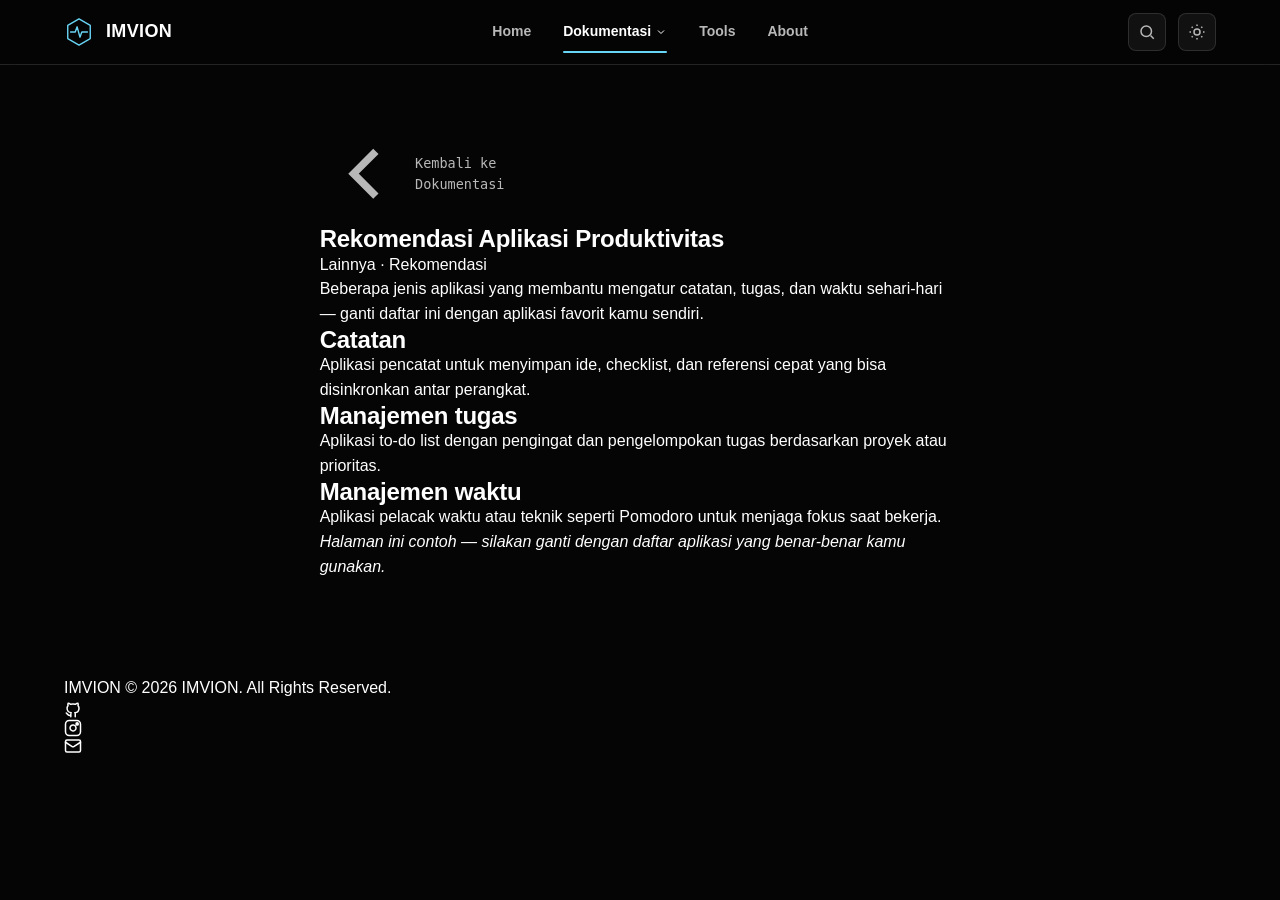
<file: documentation/rekomendasi-aplikasi.html>
<!DOCTYPE html>
<html lang="id">
<head>
  <meta charset="UTF-8">
  <meta name="viewport" content="width=device-width, initial-scale=1.0">
  <title>Rekomendasi Aplikasi Produktivitas — IMVION</title>
  <meta name="description" content="Beberapa aplikasi yang membantu mengatur catatan, tugas, dan waktu sehari-hari.">
  <meta name="theme-color" content="#050505">
  <link rel="icon" href="../assets/images/favicon.svg" type="image/svg+xml">
  <link rel="stylesheet" href="../css/style.css">
</head>
<body>
  <!--
    TEMPLATE ARTIKEL DOKUMENTASI
    =============================
    Cara pakai:
    1. Copy file ini, beri nama baru, contoh: documentation/tutorial-baru.html
    2. Ganti <title>, konten di dalam <div class="doc-article-body">, dan judul <h1>.
    3. Tambahkan entry baru di js/documentation.js yang url-nya menunjuk ke file ini.
    Header & footer di bawah ini sama persis di semua halaman — tidak perlu diubah.
  -->

  <header class="site-header">
    <div class="container nav">
      <a href="../index.html" class="brand" aria-label="IMVION — beranda">
        <img data-logo src="../assets/images/logo.svg" alt="" width="30" height="30">
        <span class="brand-text" data-site="name">IMVION</span>
      </a>

      <nav class="nav-links" aria-label="Navigasi utama">
        <a href="../index.html">Home</a>
        <div class="nav-dropdown">
          <a href="../documentation.html" class="nav-dropdown-toggle" aria-haspopup="true" aria-expanded="false">
            Dokumentasi
            <svg class="chev" viewBox="0 0 24 24" fill="none" stroke="currentColor" stroke-width="2"><path d="m6 9 6 6 6-6"/></svg>
          </a>
          <div class="nav-dropdown-menu" data-nav="doc-dropdown"></div>
        </div>
        <a href="../tools.html">Tools</a>
        <a href="../about.html">About</a>
      </nav>

      <div class="nav-actions">
        <button class="icon-btn" type="button" data-action="nav-search" aria-label="Cari">
          <svg viewBox="0 0 24 24" fill="none" stroke="currentColor" stroke-width="2"><circle cx="11" cy="11" r="7"/><path d="m21 21-4.3-4.3"/></svg>
        </button>
        <button class="icon-btn" type="button" data-action="toggle-theme" aria-label="Ganti mode terang/gelap">
          <svg class="icon-sun" viewBox="0 0 24 24" fill="none" stroke="currentColor" stroke-width="2"><circle cx="12" cy="12" r="4"/><path d="M12 2v2M12 20v2M4.9 4.9l1.4 1.4M17.7 17.7l1.4 1.4M2 12h2M20 12h2M4.9 19.1l1.4-1.4M17.7 6.3l1.4-1.4"/></svg>
          <svg class="icon-moon" viewBox="0 0 24 24" fill="none" stroke="currentColor" stroke-width="2"><path d="M21 12.8A9 9 0 1 1 11.2 3a7 7 0 0 0 9.8 9.8Z"/></svg>
        </button>
        <button class="hamburger" type="button" data-action="toggle-menu" aria-label="Buka menu" aria-expanded="false">
          <span></span><span></span><span></span>
        </button>
      </div>
    </div>

    <div class="mobile-panel">
      <a href="../index.html">Home</a>
      <a href="../documentation.html">Dokumentasi</a>
      <div class="mobile-sub" data-nav="doc-mobile"></div>
      <a href="../tools.html">Tools</a>
      <a href="../about.html">About</a>
    </div>
  </header>

  <main>
    <div class="container">
      <article class="doc-article reveal">
        <a class="back-link" href="../documentation.html">
          <svg viewBox="0 0 24 24" fill="none" stroke="currentColor" stroke-width="2"><path d="m15 18-6-6 6-6"/></svg>
          Kembali ke Dokumentasi
        </a>
        <h1>Rekomendasi Aplikasi Produktivitas</h1>
        <p class="doc-meta">Lainnya · Rekomendasi</p>

        <div class="doc-article-body">
          <p>Beberapa jenis aplikasi yang membantu mengatur catatan, tugas, dan waktu sehari-hari — ganti daftar ini dengan aplikasi favorit kamu sendiri.</p>
          <h2>Catatan</h2>
          <p>Aplikasi pencatat untuk menyimpan ide, checklist, dan referensi cepat yang bisa disinkronkan antar perangkat.</p>
          <h2>Manajemen tugas</h2>
          <p>Aplikasi to-do list dengan pengingat dan pengelompokan tugas berdasarkan proyek atau prioritas.</p>
          <h2>Manajemen waktu</h2>
          <p>Aplikasi pelacak waktu atau teknik seperti Pomodoro untuk menjaga fokus saat bekerja.</p>
          <p><em>Halaman ini contoh — silakan ganti dengan daftar aplikasi yang benar-benar kamu gunakan.</em></p>
        </div>
      </article>
    </div>
  </main>

  <footer class="site-footer">
    <div class="container footer-inner">
      <span class="footer-brand" data-site="name">IMVION</span>
      <span class="footer-copy" data-footer="copy"></span>
      <div class="footer-social" data-footer="socials"></div>
    </div>
  </footer>

  <script src="../js/config.js"></script>
  <script src="../js/documentation.js"></script>
  <script src="../js/main.js"></script>
</body>
</html>
</file>
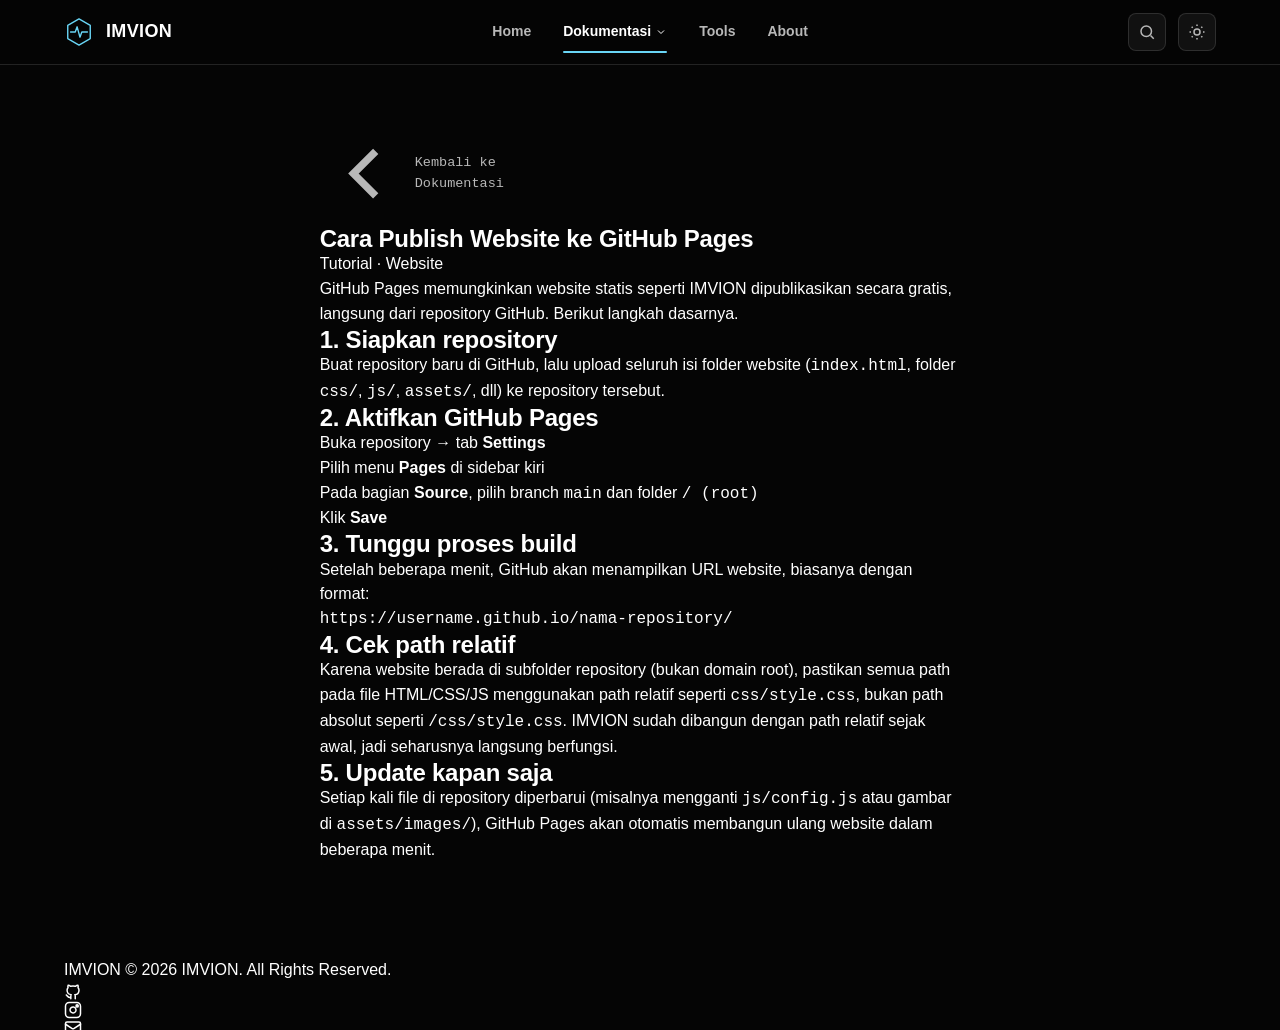
<file: documentation/setup-github-pages.html>
<!DOCTYPE html>
<html lang="id">
<head>
  <meta charset="UTF-8">
  <meta name="viewport" content="width=device-width, initial-scale=1.0">
  <title>Cara Publish Website ke GitHub Pages — IMVION</title>
  <meta name="description" content="Langkah singkat mem-publish website statis seperti IMVION secara gratis lewat GitHub Pages.">
  <meta name="theme-color" content="#050505">
  <link rel="icon" href="../assets/images/favicon.svg" type="image/svg+xml">
  <link rel="stylesheet" href="../css/style.css">
</head>
<body>
  <!--
    TEMPLATE ARTIKEL DOKUMENTASI
    =============================
    Cara pakai:
    1. Copy file ini, beri nama baru, contoh: documentation/tutorial-baru.html
    2. Ganti <title>, konten di dalam <div class="doc-article-body">, dan judul <h1>.
    3. Tambahkan entry baru di js/documentation.js yang url-nya menunjuk ke file ini.
    Header & footer di bawah ini sama persis di semua halaman — tidak perlu diubah.
  -->

  <header class="site-header">
    <div class="container nav">
      <a href="../index.html" class="brand" aria-label="IMVION — beranda">
        <img data-logo src="../assets/images/logo.svg" alt="" width="30" height="30">
        <span class="brand-text" data-site="name">IMVION</span>
      </a>

      <nav class="nav-links" aria-label="Navigasi utama">
        <a href="../index.html">Home</a>
        <div class="nav-dropdown">
          <a href="../documentation.html" class="nav-dropdown-toggle" aria-haspopup="true" aria-expanded="false">
            Dokumentasi
            <svg class="chev" viewBox="0 0 24 24" fill="none" stroke="currentColor" stroke-width="2"><path d="m6 9 6 6 6-6"/></svg>
          </a>
          <div class="nav-dropdown-menu" data-nav="doc-dropdown"></div>
        </div>
        <a href="../tools.html">Tools</a>
        <a href="../about.html">About</a>
      </nav>

      <div class="nav-actions">
        <button class="icon-btn" type="button" data-action="nav-search" aria-label="Cari">
          <svg viewBox="0 0 24 24" fill="none" stroke="currentColor" stroke-width="2"><circle cx="11" cy="11" r="7"/><path d="m21 21-4.3-4.3"/></svg>
        </button>
        <button class="icon-btn" type="button" data-action="toggle-theme" aria-label="Ganti mode terang/gelap">
          <svg class="icon-sun" viewBox="0 0 24 24" fill="none" stroke="currentColor" stroke-width="2"><circle cx="12" cy="12" r="4"/><path d="M12 2v2M12 20v2M4.9 4.9l1.4 1.4M17.7 17.7l1.4 1.4M2 12h2M20 12h2M4.9 19.1l1.4-1.4M17.7 6.3l1.4-1.4"/></svg>
          <svg class="icon-moon" viewBox="0 0 24 24" fill="none" stroke="currentColor" stroke-width="2"><path d="M21 12.8A9 9 0 1 1 11.2 3a7 7 0 0 0 9.8 9.8Z"/></svg>
        </button>
        <button class="hamburger" type="button" data-action="toggle-menu" aria-label="Buka menu" aria-expanded="false">
          <span></span><span></span><span></span>
        </button>
      </div>
    </div>

    <div class="mobile-panel">
      <a href="../index.html">Home</a>
      <a href="../documentation.html">Dokumentasi</a>
      <div class="mobile-sub" data-nav="doc-mobile"></div>
      <a href="../tools.html">Tools</a>
      <a href="../about.html">About</a>
    </div>
  </header>

  <main>
    <div class="container">
      <article class="doc-article reveal">
        <a class="back-link" href="../documentation.html">
          <svg viewBox="0 0 24 24" fill="none" stroke="currentColor" stroke-width="2"><path d="m15 18-6-6 6-6"/></svg>
          Kembali ke Dokumentasi
        </a>
        <h1>Cara Publish Website ke GitHub Pages</h1>
        <p class="doc-meta">Tutorial · Website</p>

        <div class="doc-article-body">
          <p>GitHub Pages memungkinkan website statis seperti IMVION dipublikasikan secara gratis, langsung dari repository GitHub. Berikut langkah dasarnya.</p>

          <h2>1. Siapkan repository</h2>
          <p>Buat repository baru di GitHub, lalu upload seluruh isi folder website (<code>index.html</code>, folder <code>css/</code>, <code>js/</code>, <code>assets/</code>, dll) ke repository tersebut.</p>

          <h2>2. Aktifkan GitHub Pages</h2>
          <ul>
            <li>Buka repository → tab <strong>Settings</strong></li>
            <li>Pilih menu <strong>Pages</strong> di sidebar kiri</li>
            <li>Pada bagian <strong>Source</strong>, pilih branch <code>main</code> dan folder <code>/ (root)</code></li>
            <li>Klik <strong>Save</strong></li>
          </ul>

          <h2>3. Tunggu proses build</h2>
          <p>Setelah beberapa menit, GitHub akan menampilkan URL website, biasanya dengan format:</p>
          <pre><code>https://username.github.io/nama-repository/</code></pre>

          <h2>4. Cek path relatif</h2>
          <p>Karena website berada di subfolder repository (bukan domain root), pastikan semua path pada file HTML/CSS/JS menggunakan path relatif seperti <code>css/style.css</code>, bukan path absolut seperti <code>/css/style.css</code>. IMVION sudah dibangun dengan path relatif sejak awal, jadi seharusnya langsung berfungsi.</p>

          <h2>5. Update kapan saja</h2>
          <p>Setiap kali file di repository diperbarui (misalnya mengganti <code>js/config.js</code> atau gambar di <code>assets/images/</code>), GitHub Pages akan otomatis membangun ulang website dalam beberapa menit.</p>
        </div>
      </article>
    </div>
  </main>

  <footer class="site-footer">
    <div class="container footer-inner">
      <span class="footer-brand" data-site="name">IMVION</span>
      <span class="footer-copy" data-footer="copy"></span>
      <div class="footer-social" data-footer="socials"></div>
    </div>
  </footer>

  <script src="../js/config.js"></script>
  <script src="../js/documentation.js"></script>
  <script src="../js/main.js"></script>
</body>
                                                                                                                       </html>
</file>
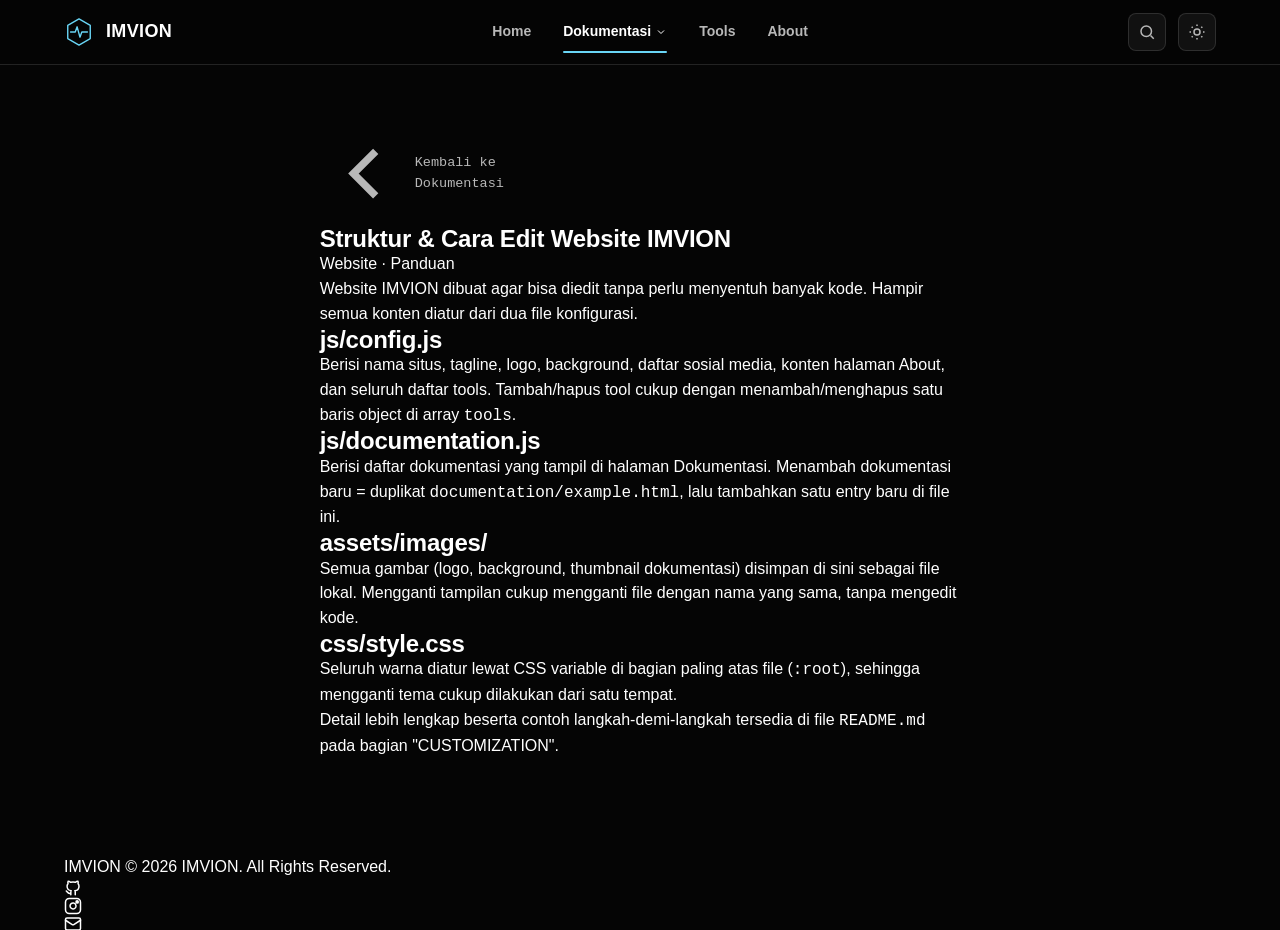
<file: documentation/tentang-website-ini.html>
<!DOCTYPE html>
<html lang="id">
<head>
  <meta charset="UTF-8">
  <meta name="viewport" content="width=device-width, initial-scale=1.0">
  <title>Struktur & Cara Edit Website IMVION — IMVION</title>
  <meta name="description" content="Panduan cepat memahami struktur file IMVION dan cara mengubah konten tanpa banyak coding.">
  <meta name="theme-color" content="#050505">
  <link rel="icon" href="../assets/images/favicon.svg" type="image/svg+xml">
  <link rel="stylesheet" href="../css/style.css">
</head>
<body>
  <!--
    TEMPLATE ARTIKEL DOKUMENTASI
    =============================
    Cara pakai:
    1. Copy file ini, beri nama baru, contoh: documentation/tutorial-baru.html
    2. Ganti <title>, konten di dalam <div class="doc-article-body">, dan judul <h1>.
    3. Tambahkan entry baru di js/documentation.js yang url-nya menunjuk ke file ini.
    Header & footer di bawah ini sama persis di semua halaman — tidak perlu diubah.
  -->

  <header class="site-header">
    <div class="container nav">
      <a href="../index.html" class="brand" aria-label="IMVION — beranda">
        <img data-logo src="../assets/images/logo.svg" alt="" width="30" height="30">
        <span class="brand-text" data-site="name">IMVION</span>
      </a>

      <nav class="nav-links" aria-label="Navigasi utama">
        <a href="../index.html">Home</a>
        <div class="nav-dropdown">
          <a href="../documentation.html" class="nav-dropdown-toggle" aria-haspopup="true" aria-expanded="false">
            Dokumentasi
            <svg class="chev" viewBox="0 0 24 24" fill="none" stroke="currentColor" stroke-width="2"><path d="m6 9 6 6 6-6"/></svg>
          </a>
          <div class="nav-dropdown-menu" data-nav="doc-dropdown"></div>
        </div>
        <a href="../tools.html">Tools</a>
        <a href="../about.html">About</a>
      </nav>

      <div class="nav-actions">
        <button class="icon-btn" type="button" data-action="nav-search" aria-label="Cari">
          <svg viewBox="0 0 24 24" fill="none" stroke="currentColor" stroke-width="2"><circle cx="11" cy="11" r="7"/><path d="m21 21-4.3-4.3"/></svg>
        </button>
        <button class="icon-btn" type="button" data-action="toggle-theme" aria-label="Ganti mode terang/gelap">
          <svg class="icon-sun" viewBox="0 0 24 24" fill="none" stroke="currentColor" stroke-width="2"><circle cx="12" cy="12" r="4"/><path d="M12 2v2M12 20v2M4.9 4.9l1.4 1.4M17.7 17.7l1.4 1.4M2 12h2M20 12h2M4.9 19.1l1.4-1.4M17.7 6.3l1.4-1.4"/></svg>
          <svg class="icon-moon" viewBox="0 0 24 24" fill="none" stroke="currentColor" stroke-width="2"><path d="M21 12.8A9 9 0 1 1 11.2 3a7 7 0 0 0 9.8 9.8Z"/></svg>
        </button>
        <button class="hamburger" type="button" data-action="toggle-menu" aria-label="Buka menu" aria-expanded="false">
          <span></span><span></span><span></span>
        </button>
      </div>
    </div>

    <div class="mobile-panel">
      <a href="../index.html">Home</a>
      <a href="../documentation.html">Dokumentasi</a>
      <div class="mobile-sub" data-nav="doc-mobile"></div>
      <a href="../tools.html">Tools</a>
      <a href="../about.html">About</a>
    </div>
  </header>

  <main>
    <div class="container">
      <article class="doc-article reveal">
        <a class="back-link" href="../documentation.html">
          <svg viewBox="0 0 24 24" fill="none" stroke="currentColor" stroke-width="2"><path d="m15 18-6-6 6-6"/></svg>
          Kembali ke Dokumentasi
        </a>
        <h1>Struktur &amp; Cara Edit Website IMVION</h1>
        <p class="doc-meta">Website · Panduan</p>

        <div class="doc-article-body">
          <p>Website IMVION dibuat agar bisa diedit tanpa perlu menyentuh banyak kode. Hampir semua konten diatur dari dua file konfigurasi.</p>

          <h2>js/config.js</h2>
          <p>Berisi nama situs, tagline, logo, background, daftar sosial media, konten halaman About, dan seluruh daftar tools. Tambah/hapus tool cukup dengan menambah/menghapus satu baris object di array <code>tools</code>.</p>

          <h2>js/documentation.js</h2>
          <p>Berisi daftar dokumentasi yang tampil di halaman Dokumentasi. Menambah dokumentasi baru = duplikat <code>documentation/example.html</code>, lalu tambahkan satu entry baru di file ini.</p>

          <h2>assets/images/</h2>
          <p>Semua gambar (logo, background, thumbnail dokumentasi) disimpan di sini sebagai file lokal. Mengganti tampilan cukup mengganti file dengan nama yang sama, tanpa mengedit kode.</p>

          <h2>css/style.css</h2>
          <p>Seluruh warna diatur lewat CSS variable di bagian paling atas file (<code>:root</code>), sehingga mengganti tema cukup dilakukan dari satu tempat.</p>

          <p>Detail lebih lengkap beserta contoh langkah-demi-langkah tersedia di file <code>README.md</code> pada bagian "CUSTOMIZATION".</p>
        </div>
      </article>
    </div>
  </main>

  <footer class="site-footer">
    <div class="container footer-inner">
      <span class="footer-brand" data-site="name">IMVION</span>
      <span class="footer-copy" data-footer="copy"></span>
      <div class="footer-social" data-footer="socials"></div>
    </div>
  </footer>

  <script src="../js/config.js"></script>
  <script src="../js/documentation.js"></script>
  <script src="../js/main.js"></script>
</body>
            </html>
</file>
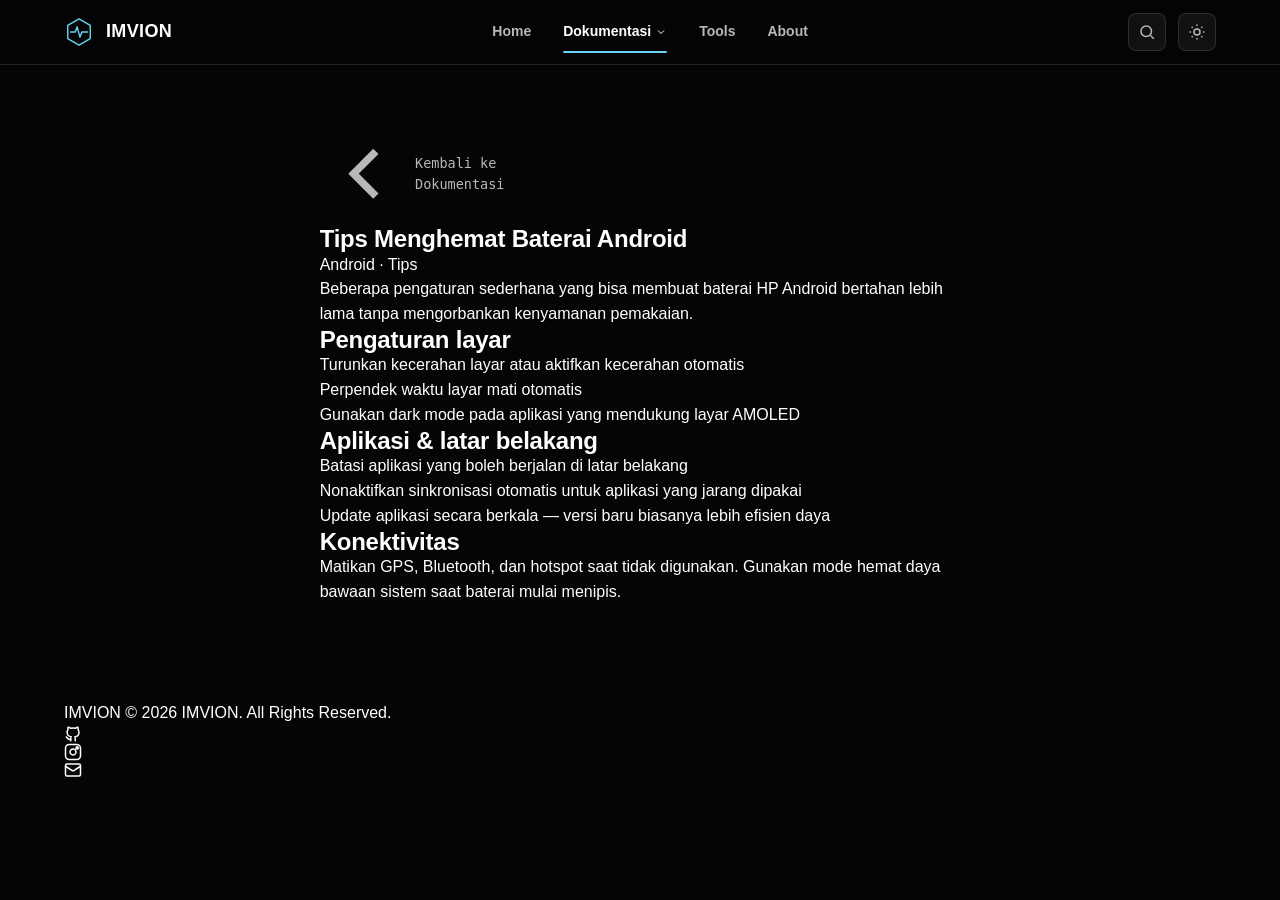
<file: documentation/tips-android.html>
<!DOCTYPE html>
<html lang="id">
<head>
  <meta charset="UTF-8">
  <meta name="viewport" content="width=device-width, initial-scale=1.0">
  <title>Tips Menghemat Baterai Android — IMVION</title>
  <meta name="description" content="Beberapa pengaturan sederhana agar baterai HP Android lebih awet seharian.">
  <meta name="theme-color" content="#050505">
  <link rel="icon" href="../assets/images/favicon.svg" type="image/svg+xml">
  <link rel="stylesheet" href="../css/style.css">
</head>
<body>
  <!--
    TEMPLATE ARTIKEL DOKUMENTASI
    =============================
    Cara pakai:
    1. Copy file ini, beri nama baru, contoh: documentation/tutorial-baru.html
    2. Ganti <title>, konten di dalam <div class="doc-article-body">, dan judul <h1>.
    3. Tambahkan entry baru di js/documentation.js yang url-nya menunjuk ke file ini.
    Header & footer di bawah ini sama persis di semua halaman — tidak perlu diubah.
  -->

  <header class="site-header">
    <div class="container nav">
      <a href="../index.html" class="brand" aria-label="IMVION — beranda">
        <img data-logo src="../assets/images/logo.svg" alt="" width="30" height="30">
        <span class="brand-text" data-site="name">IMVION</span>
      </a>

      <nav class="nav-links" aria-label="Navigasi utama">
        <a href="../index.html">Home</a>
        <div class="nav-dropdown">
          <a href="../documentation.html" class="nav-dropdown-toggle" aria-haspopup="true" aria-expanded="false">
            Dokumentasi
            <svg class="chev" viewBox="0 0 24 24" fill="none" stroke="currentColor" stroke-width="2"><path d="m6 9 6 6 6-6"/></svg>
          </a>
          <div class="nav-dropdown-menu" data-nav="doc-dropdown"></div>
        </div>
        <a href="../tools.html">Tools</a>
        <a href="../about.html">About</a>
      </nav>

      <div class="nav-actions">
        <button class="icon-btn" type="button" data-action="nav-search" aria-label="Cari">
          <svg viewBox="0 0 24 24" fill="none" stroke="currentColor" stroke-width="2"><circle cx="11" cy="11" r="7"/><path d="m21 21-4.3-4.3"/></svg>
        </button>
        <button class="icon-btn" type="button" data-action="toggle-theme" aria-label="Ganti mode terang/gelap">
          <svg class="icon-sun" viewBox="0 0 24 24" fill="none" stroke="currentColor" stroke-width="2"><circle cx="12" cy="12" r="4"/><path d="M12 2v2M12 20v2M4.9 4.9l1.4 1.4M17.7 17.7l1.4 1.4M2 12h2M20 12h2M4.9 19.1l1.4-1.4M17.7 6.3l1.4-1.4"/></svg>
          <svg class="icon-moon" viewBox="0 0 24 24" fill="none" stroke="currentColor" stroke-width="2"><path d="M21 12.8A9 9 0 1 1 11.2 3a7 7 0 0 0 9.8 9.8Z"/></svg>
        </button>
        <button class="hamburger" type="button" data-action="toggle-menu" aria-label="Buka menu" aria-expanded="false">
          <span></span><span></span><span></span>
        </button>
      </div>
    </div>

    <div class="mobile-panel">
      <a href="../index.html">Home</a>
      <a href="../documentation.html">Dokumentasi</a>
      <div class="mobile-sub" data-nav="doc-mobile"></div>
      <a href="../tools.html">Tools</a>
      <a href="../about.html">About</a>
    </div>
  </header>

  <main>
    <div class="container">
      <article class="doc-article reveal">
        <a class="back-link" href="../documentation.html">
          <svg viewBox="0 0 24 24" fill="none" stroke="currentColor" stroke-width="2"><path d="m15 18-6-6 6-6"/></svg>
          Kembali ke Dokumentasi
        </a>
        <h1>Tips Menghemat Baterai Android</h1>
        <p class="doc-meta">Android · Tips</p>

        <div class="doc-article-body">
          <p>Beberapa pengaturan sederhana yang bisa membuat baterai HP Android bertahan lebih lama tanpa mengorbankan kenyamanan pemakaian.</p>
          <h2>Pengaturan layar</h2>
          <ul>
            <li>Turunkan kecerahan layar atau aktifkan kecerahan otomatis</li>
            <li>Perpendek waktu layar mati otomatis</li>
            <li>Gunakan dark mode pada aplikasi yang mendukung layar AMOLED</li>
          </ul>
          <h2>Aplikasi &amp; latar belakang</h2>
          <ul>
            <li>Batasi aplikasi yang boleh berjalan di latar belakang</li>
            <li>Nonaktifkan sinkronisasi otomatis untuk aplikasi yang jarang dipakai</li>
            <li>Update aplikasi secara berkala — versi baru biasanya lebih efisien daya</li>
          </ul>
          <h2>Konektivitas</h2>
          <p>Matikan GPS, Bluetooth, dan hotspot saat tidak digunakan. Gunakan mode hemat daya bawaan sistem saat baterai mulai menipis.</p>
        </div>
      </article>
    </div>
  </main>

  <footer class="site-footer">
    <div class="container footer-inner">
      <span class="footer-brand" data-site="name">IMVION</span>
      <span class="footer-copy" data-footer="copy"></span>
      <div class="footer-social" data-footer="socials"></div>
    </div>
  </footer>

  <script src="../js/config.js"></script>
  <script src="../js/documentation.js"></script>
  <script src="../js/main.js"></script>
</body>
        </html>
</file>
<file: css/style.css>
/* ==============================================================
   IMVION — STYLE.CSS
   Design system: dark control-deck aesthetic, cyan accent.
   Sections: Reset > Tokens > Base > Layout > Components > Pages > Responsive > Motion
   ============================================================== */

/* ---------- 1. RESET ---------- */
*, *::before, *::after { box-sizing: border-box; margin: 0; padding: 0; }
html { -webkit-text-size-adjust: 100%; scroll-behavior: smooth; }
body { min-height: 100vh; overflow-x: hidden; }
img { max-width: 100%; display: block; }
a { color: inherit; text-decoration: none; }
button, input { font: inherit; color: inherit; }
button { cursor: pointer; background: none; border: none; }
ul { list-style: none; }
svg { display: block; }

/* ---------- 2. DESIGN TOKENS ---------- */
:root {
  /* -- color: dark (default) -- */
  --primary: #69d5f5;
  --primary-dim: #3a8fa8;
  --primary-glow: rgba(105, 213, 245, 0.35);
  --bg: #050505;
  --surface: #111111;
  --surface-2: #17171a;
  --text: #ffffff;
  --text-muted: #b8b8b8;
  --border: rgba(255, 255, 255, 0.12);
  --shadow: rgba(0, 0, 0, 0.55);
  --overlay: rgba(4, 6, 7, 0.72);

  /* -- type -- */
  --font-sans: -apple-system, BlinkMacSystemFont, "Segoe UI", Roboto, "Helvetica Neue", Arial, sans-serif;
  --font-mono: ui-monospace, "SF Mono", "Cascadia Code", "Roboto Mono", Menlo, Consolas, monospace;

  /* -- spacing scale -- */
  --sp-1: 4px;
  --sp-2: 8px;
  --sp-3: 12px;
  --sp-4: 16px;
  --sp-5: 24px;
  --sp-6: 32px;
  --sp-7: 48px;
  --sp-8: 64px;
  --sp-9: 96px;

  /* -- shape -- */
  --radius-sm: 8px;
  --radius-md: 14px;
  --radius-lg: 22px;
  --container: 1200px;

  /* -- motion -- */
  --ease: cubic-bezier(.22, .8, .32, 1);
  --t-fast: .18s;
  --t-med: .32s;
}

/* Light theme override (toggled via [data-theme="light"] on <html>) */
[data-theme="light"] {
  --primary: #0891b2;
  --primary-dim: #0e7490;
  --primary-glow: rgba(8, 145, 178, 0.18);
  --bg: #f4f6f7;
  --surface: #ffffff;
  --surface-2: #eceff1;
  --text: #0a0d0e;
  --text-muted: #57646c;
  --border: rgba(10, 13, 14, 0.1);
  --shadow: rgba(20, 30, 33, 0.08);
  --overlay: rgba(244, 246, 247, 0.78);
}

@media (prefers-reduced-motion: reduce) {
  *, *::before, *::after {
    animation-duration: .001ms !important;
    animation-iteration-count: 1 !important;
    transition-duration: .001ms !important;
    scroll-behavior: auto !important;
  }
}

/* ---------- 3. BASE ---------- */
body {
  background: var(--bg);
  color: var(--text);
  font-family: var(--font-sans);
  font-size: 16px;
  line-height: 1.55;
  transition: background var(--t-med) var(--ease), color var(--t-med) var(--ease);
}

.container {
  width: 100%;
  max-width: var(--container);
  margin-inline: auto;
  padding-inline: var(--sp-5);
}

h1, h2, h3, h4 { line-height: 1.1; font-weight: 800; letter-spacing: -0.01em; }

.eyebrow {
  display: inline-flex;
  align-items: center;
  gap: var(--sp-2);
  font-family: var(--font-mono);
  font-size: 12px;
  letter-spacing: 0.08em;
  text-transform: uppercase;
  color: var(--primary);
}
.eyebrow::before { content: "//"; color: var(--primary-dim); }

.section-head { margin-bottom: var(--sp-6); }
.section-head h2 {
  font-size: clamp(28px, 5vw, 40px);
  margin-top: var(--sp-2);
  text-transform: uppercase;
  letter-spacing: -0.01em;
}
.section-head p { color: var(--text-muted); margin-top: var(--sp-3); max-width: 60ch; }

.visually-hidden {
  position: absolute; width: 1px; height: 1px; overflow: hidden;
  clip: rect(0 0 0 0); white-space: nowrap; border: 0; padding: 0; margin: -1px;
}

/* Focus visibility (a11y) */
a:focus-visible, button:focus-visible, input:focus-visible {
  outline: 2px solid var(--primary);
  outline-offset: 3px;
  border-radius: var(--radius-sm);
}

/* ---------- 4. NAVBAR ---------- */
.site-header {
  position: sticky;
  top: 0;
  z-index: 100;
  background: rgba(5, 5, 5, 0.72);
  backdrop-filter: blur(14px) saturate(140%);
  -webkit-backdrop-filter: blur(14px) saturate(140%);
  border-bottom: 1px solid var(--border);
  transition: background var(--t-med) var(--ease);
}
[data-theme="light"] .site-header { background: rgba(244, 246, 247, 0.78); }

.nav {
  display: flex;
  align-items: center;
  justify-content: space-between;
  gap: var(--sp-4);
  height: 64px;
}

.brand { display: flex; align-items: center; gap: var(--sp-3); font-weight: 800; font-size: 18px; letter-spacing: 0.02em; }
.brand img, .brand svg { width: 30px; height: 30px; object-fit: contain; }
.brand .brand-text { text-transform: uppercase; }

.logo-fallback {
  display: none;
  align-items: center;
  justify-content: center;
  font-family: var(--font-mono);
  font-weight: 800;
  color: var(--primary);
  background: var(--surface-2);
  border: 1px solid var(--border);
  border-radius: var(--radius-sm);
}
.hero-logo .logo-fallback, .about-logo .logo-fallback { width: 100%; height: 100%; font-size: 22px; border-radius: var(--radius-md); }

.nav-links {
  display: flex;
  align-items: center;
  gap: var(--sp-6);
  font-size: 14px;
  font-weight: 600;
}
.nav-links a {
  position: relative;
  padding: var(--sp-2) 0;
  color: var(--text-muted);
  transition: color var(--t-fast) var(--ease);
}
.nav-links a:hover, .nav-links a[aria-current="page"] { color: var(--text); }
.nav-links a[aria-current="page"]::after {
  content: "";
  position: absolute; left: 0; right: 0; bottom: -2px;
  height: 2px; background: var(--primary); border-radius: 2px;
}

.nav-dropdown { position: relative; }
.nav-dropdown-toggle { display: inline-flex; align-items: center; gap: 4px; }
.nav-dropdown-toggle .chev { width: 12px; height: 12px; transition: transform var(--t-fast) var(--ease); }
.nav-dropdown.open .chev { transform: rotate(180deg); }

.nav-dropdown-menu {
  position: absolute;
  top: calc(100% + 14px);
  left: 50%;
  transform: translateX(-50%) translateY(-6px);
  min-width: 200px;
  background: var(--surface);
  border: 1px solid var(--border);
  border-radius: var(--radius-md);
  padding: var(--sp-2);
  box-shadow: 0 20px 40px var(--shadow);
  opacity: 0;
  visibility: hidden;
  transition: opacity var(--t-fast) var(--ease), transform var(--t-fast) var(--ease), visibility var(--t-fast);
}
.nav-dropdown.open .nav-dropdown-menu,
.nav-dropdown:hover .nav-dropdown-menu {
  opacity: 1; visibility: visible; transform: translateX(-50%) translateY(0);
}
.nav-dropdown-menu a {
  display: block;
  padding: var(--sp-3) var(--sp-4);
  border-radius: var(--radius-sm);
  font-size: 14px;
  color: var(--text-muted);
}
.nav-dropdown-menu a:hover { background: var(--surface-2); color: var(--text); }
.nav-dropdown-menu a:first-child { border-bottom: 1px solid var(--border); margin-bottom: var(--sp-2); padding-bottom: var(--sp-3); }

.nav-actions { display: flex; align-items: center; gap: var(--sp-3); }

.icon-btn {
  display: inline-flex; align-items: center; justify-content: center;
  width: 38px; height: 38px;
  border-radius: var(--radius-sm);
  border: 1px solid var(--border);
  color: var(--text-muted);
  background: var(--surface);
  transition: color var(--t-fast) var(--ease), border-color var(--t-fast) var(--ease), transform var(--t-fast) var(--ease);
}
.icon-btn:hover { color: var(--primary); border-color: var(--primary-dim); transform: translateY(-1px); }
.icon-btn svg { width: 18px; height: 18px; }
.icon-btn .icon-sun, .icon-btn .icon-moon { display: none; }
[data-theme="dark"] .icon-btn .icon-sun,
:root:not([data-theme]) .icon-btn .icon-sun { display: block; }
[data-theme="light"] .icon-btn .icon-moon { display: block; }
[data-theme="light"] .icon-btn .icon-sun { display: none; }
[data-theme="dark"] .icon-btn .icon-moon { display: none; }

.hamburger {
  display: none;
  flex-direction: column;
  justify-content: center;
  gap: 5px;
  width: 38px; height: 38px;
  border-radius: var(--radius-sm);
  border: 1px solid var(--border);
  background: var(--surface);
}
.hamburger span {
  display: block; width: 16px; height: 2px; margin-inline: auto;
  background: var(--text); border-radius: 2px;
  transition: transform var(--t-fast) var(--ease), opacity var(--t-fast) var(--ease);
}
.hamburger[aria-expanded="true"] span:nth-child(1) { transform: translateY(7px) rotate(45deg); }
.hamburger[aria-expanded="true"] span:nth-child(2) { opacity: 0; }
.hamburger[aria-expanded="true"] span:nth-child(3) { transform: translateY(-7px) rotate(-45deg); }

/* Mobile nav panel */
.mobile-panel {
  display: none;
  position: fixed; inset: 64px 0 0 0;
  background: var(--bg);
  z-index: 99;
  padding: var(--sp-5);
  overflow-y: auto;
  transform: translateY(-8px);
  opacity: 0;
  transition: transform var(--t-med) var(--ease), opacity var(--t-med) var(--ease);
}
.mobile-panel.open { display: block; transform: translateY(0); opacity: 1; }
.mobile-panel a {
  display: block;
  padding: var(--sp-4) 0;
  font-size: 18px;
  font-weight: 700;
  border-bottom: 1px solid var(--border);
}
.mobile-panel .mobile-sub { padding-left: var(--sp-4); }
.mobile-panel .mobile-sub a { font-size: 15px; font-weight: 500; color: var(--text-muted); border-bottom: none; padding: var(--sp-2) 0; }
.mobile-panel .mobile-group-label {
  font-family: var(--font-mono); font-size: 12px; color: var(--primary);
  padding-top: var(--sp-4); text-transform: uppercase; letter-spacing: 0.06em;
}

/* ---------- 5. HERO ---------- */
.hero {
  position: relative;
  min-height: 86vh;
  display: flex;
  align-items: center;
  justify-content: center;
  text-align: center;
  overflow: hidden;
  background-color: var(--bg);
  background-size: cover;
  background-position: center;
}
.hero-media { position: absolute; inset: 0; z-index: 0; }
.hero-media img { width: 100%; height: 100%; object-fit: cover; }
.hero-overlay {
  position: absolute; inset: 0; z-index: 1;
  background:
    linear-gradient(180deg, rgba(5,5,5,0.55) 0%, rgba(5,5,5,0.78) 55%, var(--bg) 100%),
    radial-gradient(ellipse at 50% 30%, rgba(105,213,245,0.12), transparent 60%);
}
[data-theme="light"] .hero-overlay {
  background:
    linear-gradient(180deg, rgba(244,246,247,0.55) 0%, rgba(244,246,247,0.82) 55%, var(--bg) 100%),
    radial-gradient(ellipse at 50% 30%, rgba(8,145,178,0.10), transparent 60%);
}
.hero-content { position: relative; z-index: 2; padding: var(--sp-6) var(--sp-5); }

.hero-logo {
  width: 64px; height: 64px; margin: 0 auto var(--sp-4);
  opacity: 0; animation: fadeIn .7s var(--ease) .1s forwards;
}
.hero-logo img { width: 100%; height: 100%; object-fit: contain; }
.hero-title {
  font-size: clamp(48px, 13vw, 108px);
  text-transform: uppercase;
  letter-spacing: 0.02em;
  line-height: 0.95;
  opacity: 0; animation: fadeSlideUp .7s var(--ease) .2s forwards;
}
.hero-divider {
  width: 0;
  height: 3px;
  margin: var(--sp-5) auto;
  background: linear-gradient(90deg, transparent, var(--primary), transparent);
  box-shadow: 0 0 16px var(--primary-glow);
  animation: scanIn 1s var(--ease) .55s forwards;
}
.hero-subtitle {
  font-family: var(--font-mono);
  font-size: clamp(13px, 2.4vw, 16px);
  letter-spacing: 0.18em;
  text-transform: uppercase;
  color: var(--text-muted);
  opacity: 0; animation: fadeIn .7s var(--ease) .75s forwards;
}
.hero-scroll-cue {
  position: absolute; bottom: var(--sp-6); left: 50%; transform: translateX(-50%);
  z-index: 2; color: var(--text-muted); opacity: 0;
  animation: fadeIn .7s var(--ease) 1.1s forwards;
}
.hero-scroll-cue svg { width: 20px; height: 20px; animation: bob 2s ease-in-out infinite; }

/* ---------- 6. PAGE HEADER (non-home pages) ---------- */
.page-hero {
  position: relative;
  padding: var(--sp-9) 0 var(--sp-7);
  text-align: center;
  overflow: hidden;
  background-color: var(--surface);
  background-size: cover;
  background-position: center;
}
.page-hero .hero-overlay { background: linear-gradient(180deg, rgba(5,5,5,0.55), var(--bg) 92%); }
[data-theme="light"] .page-hero .hero-overlay { background: linear-gradient(180deg, rgba(244,246,247,0.6), var(--bg) 92%); }
.page-hero-content { position: relative; z-index: 2; }
.page-hero h1 {
  font-size: clamp(32px, 6vw, 52px);
  text-transform: uppercase;
  margin-top: var(--sp-3);
}
.page-hero p { color: var(--text-muted); margin-top: var(--sp-3); max-width: 56ch; margin-inline: auto; }

/* ---------- 7. SEARCH ---------- */
.search-bar {
  display: flex;
  align-items: center;
  gap: var(--sp-3);
  max-width: 520px;
  margin: var(--sp-6) auto 0;
  padding: var(--sp-2) var(--sp-4);
  background: var(--surface);
  border: 1px solid var(--border);
  border-radius: 999px;
  transition: border-color var(--t-fast) var(--ease), box-shadow var(--t-fast) var(--ease);
}
.search-bar:focus-within { border-color: var(--primary-dim); box-shadow: 0 0 0 4px var(--primary-glow); }
.search-bar svg { width: 18px; height: 18px; color: var(--text-muted); flex-shrink: 0; }
.search-bar input {
  flex: 1; background: none; border: none; color: var(--text);
  padding: var(--sp-2) 0; font-size: 15px;
}
.search-bar input::placeholder { color: var(--text-muted); }
.search-clear {
  display: none;
  width: 22px; height: 22px; border-radius: 50%;
  align-items: center; justify-content: center;
  color: var(--text-muted); flex-shrink: 0;
}
.search-clear.show { display: inline-flex; }
.search-clear:hover { color: var(--text); }
.search-clear svg { width: 14px; height: 14px; }

.no-results {
  display: none;
  text-align: center;
  color: var(--text-muted);
  font-family: var(--font-mono);
  font-size: 14px;
  padding: var(--sp-8) 0;
}
.no-results.show { display: block; }

/* ---------- 8. FILTER CHIPS ---------- */
.chip-row {
  display: flex; flex-wrap: wrap; gap: var(--sp-2);
  justify-content: center; margin-top: var(--sp-5);
}
.chip {
  font-family: var(--font-mono);
  font-size: 12.5px;
  letter-spacing: 0.03em;
  padding: var(--sp-2) var(--sp-4);
  border-radius: 999px;
  border: 1px solid var(--border);
  color: var(--text-muted);
  background: var(--surface);
  transition: all var(--t-fast) var(--ease);
}
.chip:hover { color: var(--text); border-color: var(--primary-dim); }
.chip[aria-pressed="true"] {
  color: var(--bg);
  background: var(--primary);
  border-color: var(--primary);
  font-weight: 600;
}

/* ---------- 9. CARD GRID (tools + docs) ---------- */
.grid-section { padding: var(--sp-8) 0; }
.card-grid {
  display: grid;
  grid-template-columns: 1fr;
  gap: var(--sp-4);
  margin-top: var(--sp-6);
}

/* Tool card = bracket-reticle launcher tile */
.tool-card {
  position: relative;
  display: flex;
  align-items: flex-start;
  gap: var(--sp-4);
  padding: var(--sp-5);
  background: var(--surface);
  border: 1px solid var(--border);
  border-radius: var(--radius-md);
  transition: transform var(--t-fast) var(--ease), border-color var(--t-fast) var(--ease), background var(--t-fast) var(--ease);
}
.tool-card:hover, .tool-card:focus-visible {
  transform: translateY(-3px);
  background: var(--surface-2);
  border-color: transparent;
}
.tool-card:active { transform: translateY(-1px) scale(.99); }

/* corner-bracket reticle, signature hover element */
.tool-card::before, .tool-card::after {
  content: "";
  position: absolute;
  width: 16px; height: 16px;
  border: 2px solid var(--primary);
  opacity: 0;
  transition: opacity var(--t-fast) var(--ease);
}
.tool-card::before { top: -1px; left: -1px; border-right: none; border-bottom: none; border-top-left-radius: var(--radius-md); }
.tool-card::after { bottom: -1px; right: -1px; border-left: none; border-top: none; border-bottom-right-radius: var(--radius-md); }
.tool-card:hover::before, .tool-card:hover::after,
.tool-card:focus-visible::before, .tool-card:focus-visible::after { opacity: 1; }

.tool-card-icon {
  flex-shrink: 0;
  width: 42px; height: 42px;
  display: flex; align-items: center; justify-content: center;
  border-radius: var(--radius-sm);
  background: var(--surface-2);
  color: var(--primary);
}
.tool-card-icon svg { width: 22px; height: 22px; }
.tool-card-body { flex: 1; min-width: 0; }
.tool-card-top { display: flex; align-items: center; justify-content: space-between; gap: var(--sp-2); }
.tool-card-name { font-size: 15.5px; font-weight: 700; }
.tool-card-arrow { flex-shrink: 0; width: 16px; height: 16px; color: var(--text-muted); transition: transform var(--t-fast) var(--ease), color var(--t-fast) var(--ease); }
.tool-card:hover .tool-card-arrow { transform: translate(2px, -2px); color: var(--primary); }
.tool-card-desc { font-size: 13.5px; color: var(--text-muted); margin-top: 2px; }
.tool-card-tag { font-family: var(--font-mono); font-size: 11px; color: var(--primary-dim); text-transform: uppercase; letter-spacing: 0.05em; margin-top: var(--sp-2); display: block; }

/* Doc card */
.doc-card {
  display: flex; flex-direction: column;
  border: 1px solid var(--border);
  border-radius: var(--radius-md);
  background: var(--surface);
  overflow: hidden;
  transition: transform var(--t-fast) var(--ease), border-color var(--t-fast) var(--ease);
}
.doc-card:hover, .doc-card:focus-visible { transform: translateY(-3px); border-color: var(--primary-dim); }
.doc-card-image { aspect-ratio: 16/9; background: var(--surface-2); overflow: hidden; }
.doc-card-image img { width: 100%; height: 100%; object-fit: cover; }
.doc-card-body { padding: var(--sp-4) var(--sp-5) var(--sp-5); flex: 1; display: flex; flex-direction: column; }
.doc-card-cat { font-family: var(--font-mono); font-size: 11px; color: var(--primary); text-transform: uppercase; letter-spacing: 0.06em; }
.doc-card-title { font-size: 17px; font-weight: 700; margin-top: var(--sp-2); }
.doc-card-desc { font-size: 13.5px; color: var(--text-muted); margin-top: var(--sp-2); flex: 1; }
.doc-card-cta { display: inline-flex; align-items: center; gap: 6px; font-size: 13px; font-weight: 600; color: var(--primary); margin-top: var(--sp-4); }
.doc-card-cta svg { width: 14px; height: 14px; transition: transform var(--t-fast) var(--ease); }
.doc-card:hover .doc-card-cta svg { transform: translateX(3px); }

/* ---------- 10. ABOUT PAGE ---------- */
.about-block {
  max-width: 640px; margin-inline: auto; text-align: center;
  padding: var(--sp-8) 0;
}
.about-logo { width: 84px; height: 84px; margin: 0 auto var(--sp-5); }
.about-logo img { width: 100%; height: 100%; object-fit: contain; }
.about-block h1 { font-size: clamp(30px, 6vw, 44px); text-transform: uppercase; }
.about-block .tagline { font-family: var(--font-mono); color: var(--primary); margin-top: var(--sp-2); letter-spacing: 0.06em; }
.about-desc { color: var(--text-muted); margin-top: var(--sp-5); line-height: 1.7; }
.about-meta {
  display: grid; grid-template-columns: 1fr; gap: var(--sp-3);
  margin-top: var(--sp-7); text-align: left;
  border: 1px solid var(--border); border-radius: var(--radius-md);
  background: var(--surface); padding: var(--sp-5);
}
.about-meta-row { display: flex; justify-content: space-between; gap: var(--sp-4); padding: var(--sp-2) 0; border-bottom: 1px solid var(--border); font-size: 14px; }
.about-meta-row:last-child { border-bottom: none; }
.about-meta-row dt { font-family: var(--font-mono); color: var(--text-muted); }
.about-meta-row dd { font-weight: 600; text-align: right; }
.social-row { display: flex; justify-content: center; gap: var(--sp-3); margin-top: var(--sp-6); flex-wrap: wrap; }
.social-row a {
  display: inline-flex; align-items: center; gap: var(--sp-2);
  padding: var(--sp-3) var(--sp-5);
  border: 1px solid var(--border); border-radius: 999px;
  font-size: 13.5px; font-weight: 600; color: var(--text-muted);
  transition: all var(--t-fast) var(--ease);
}
.social-row a:hover { color: var(--text); border-color: var(--primary-dim); transform: translateY(-2px); }
.social-row svg { width: 16px; height: 16px; }

/* ---------- 11. DOC ARTICLE PAGE ---------- */
.doc-article { max-width: 72ch; margin-inline: auto; padding: var(--sp-8) 0 var(--sp-9); }
.doc-article .back-link { display: inline-flex; align-items: center; gap: 6px; font-size: 13.5px; color: var(--text-muted); font-family: var(--font-mono); }
.doc-article
</file>
